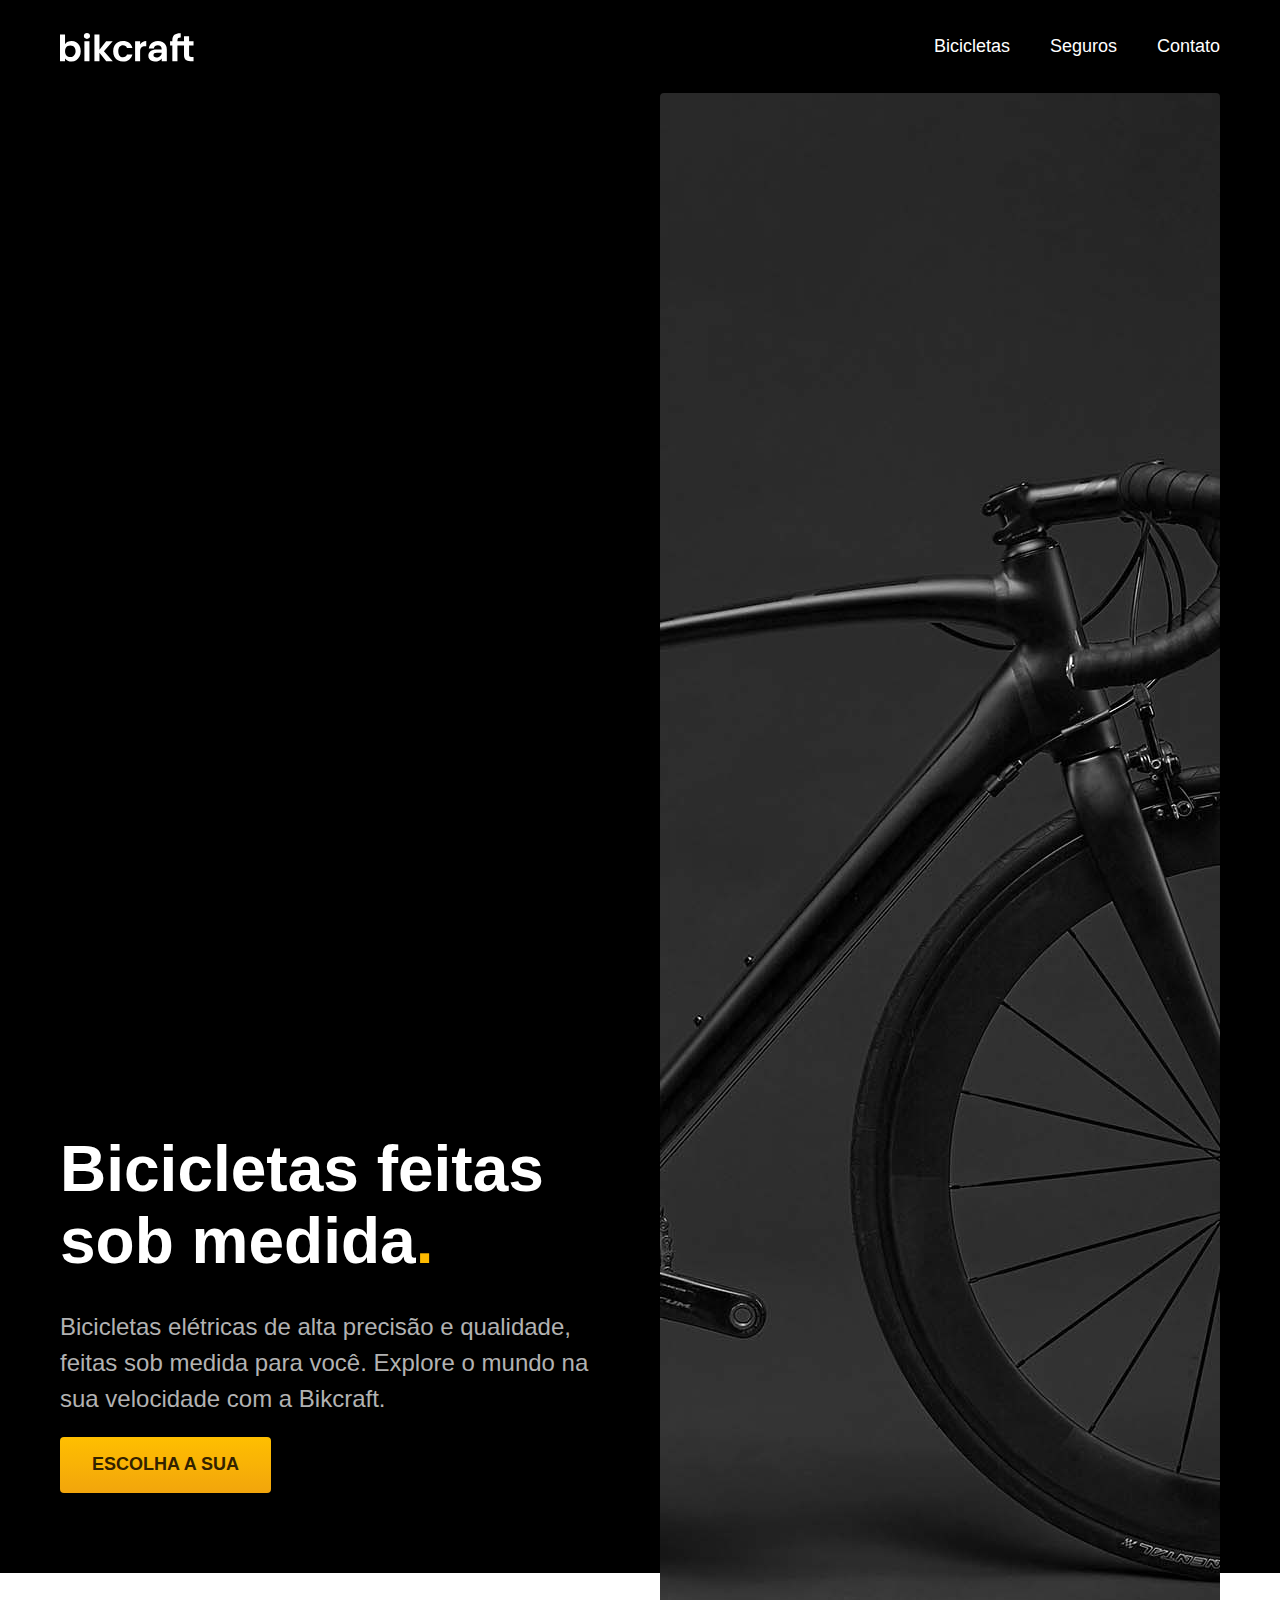
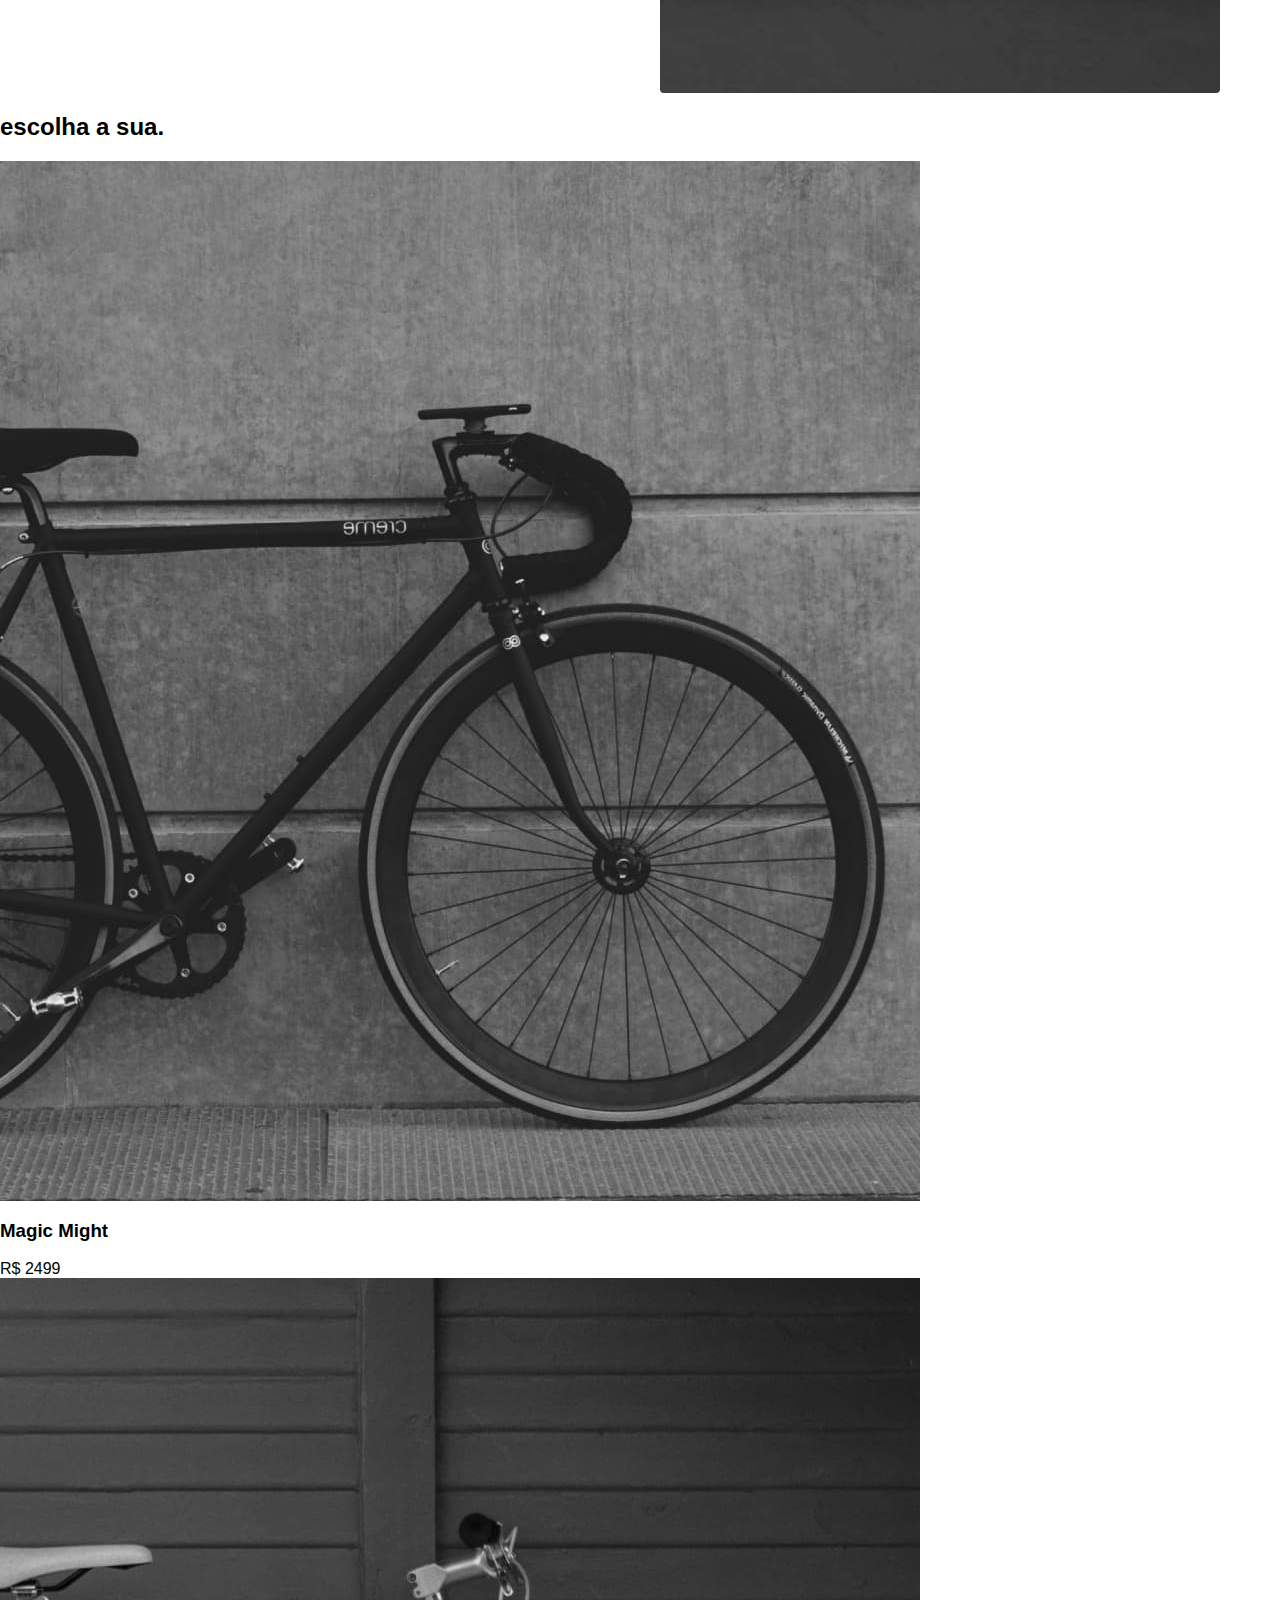
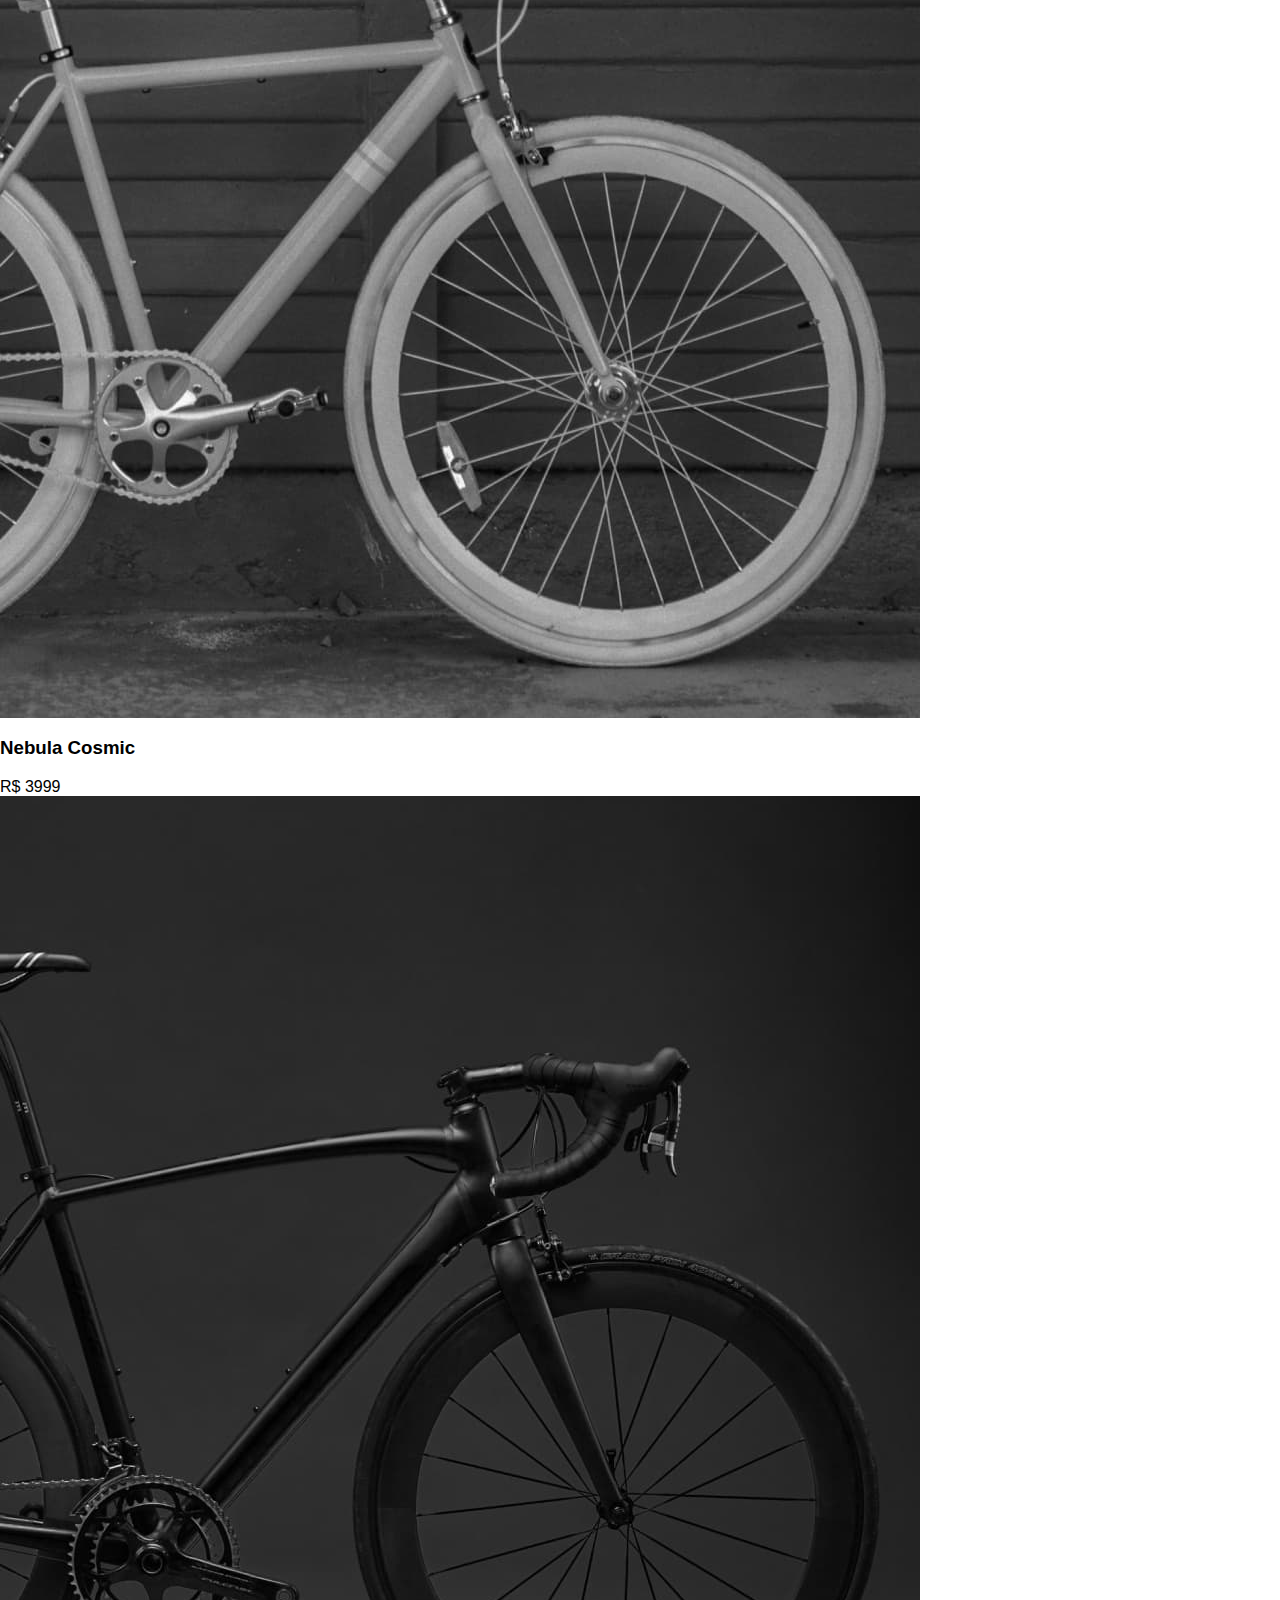
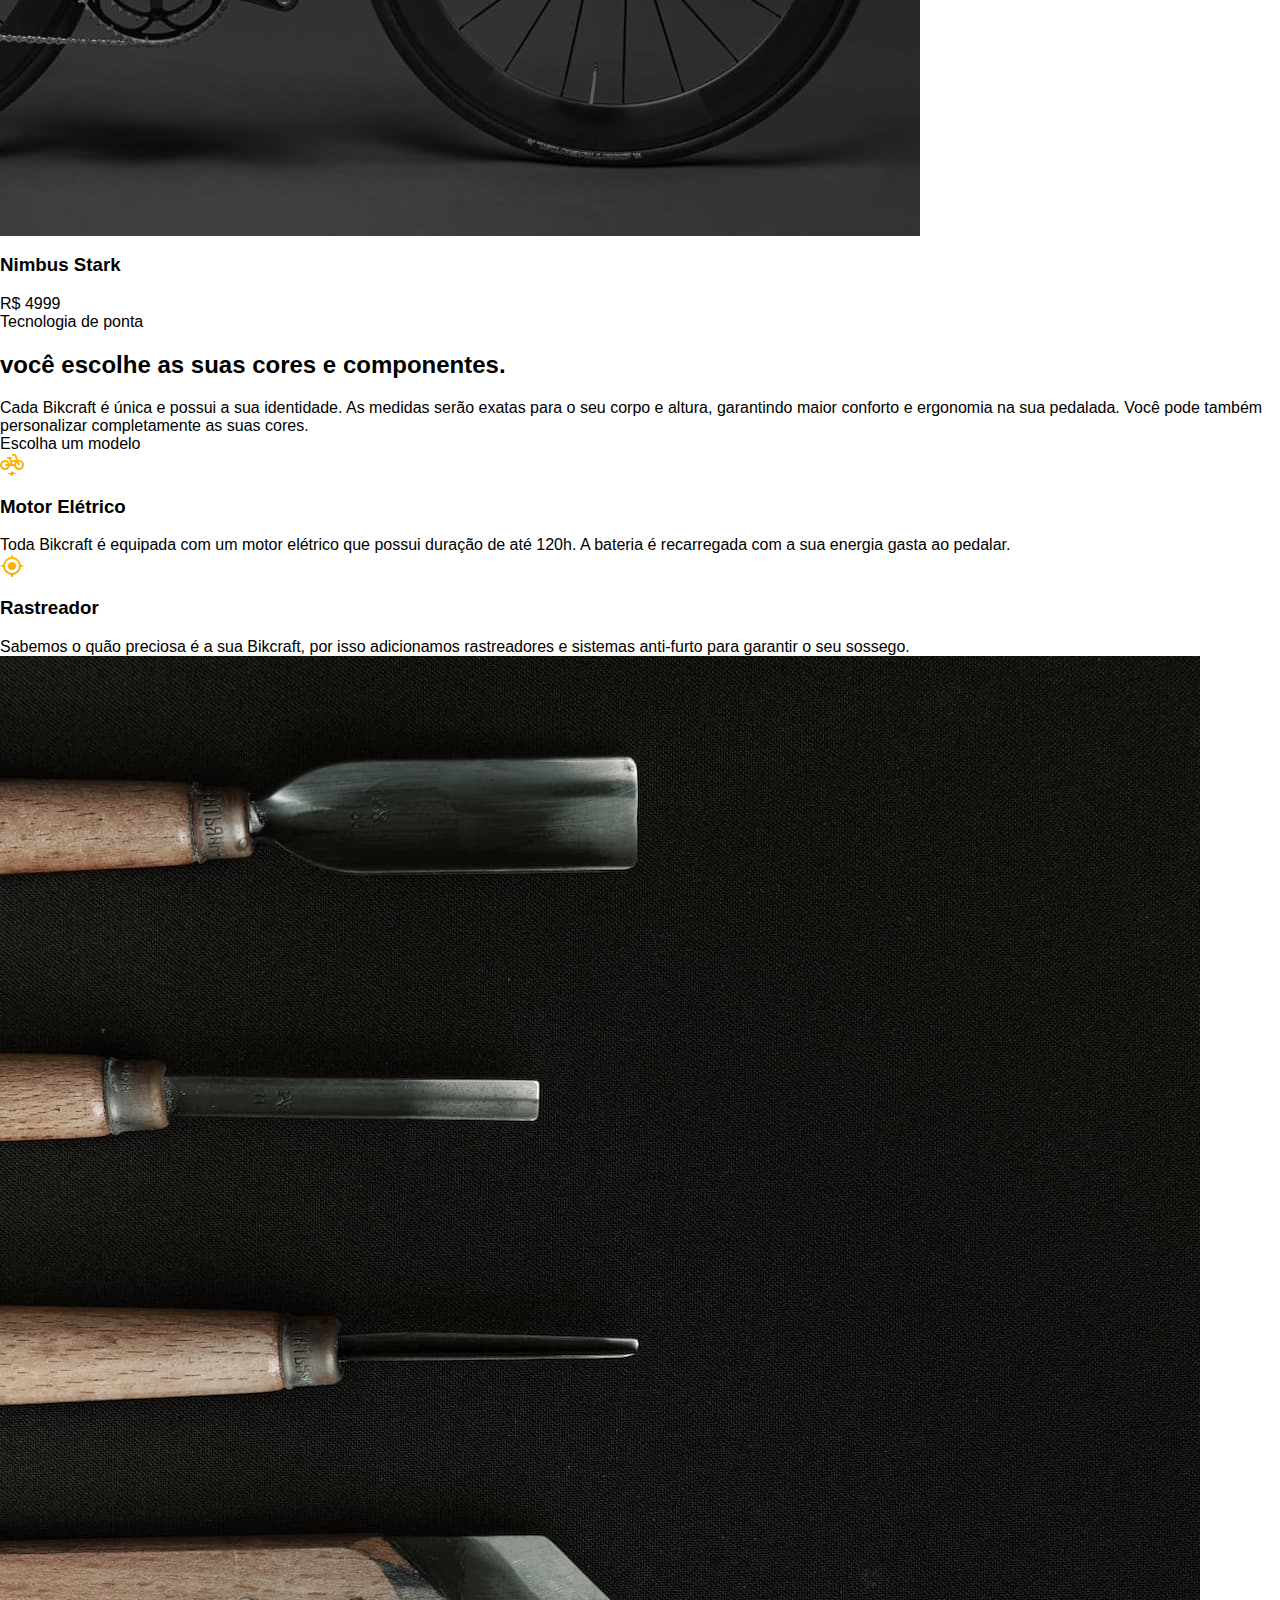
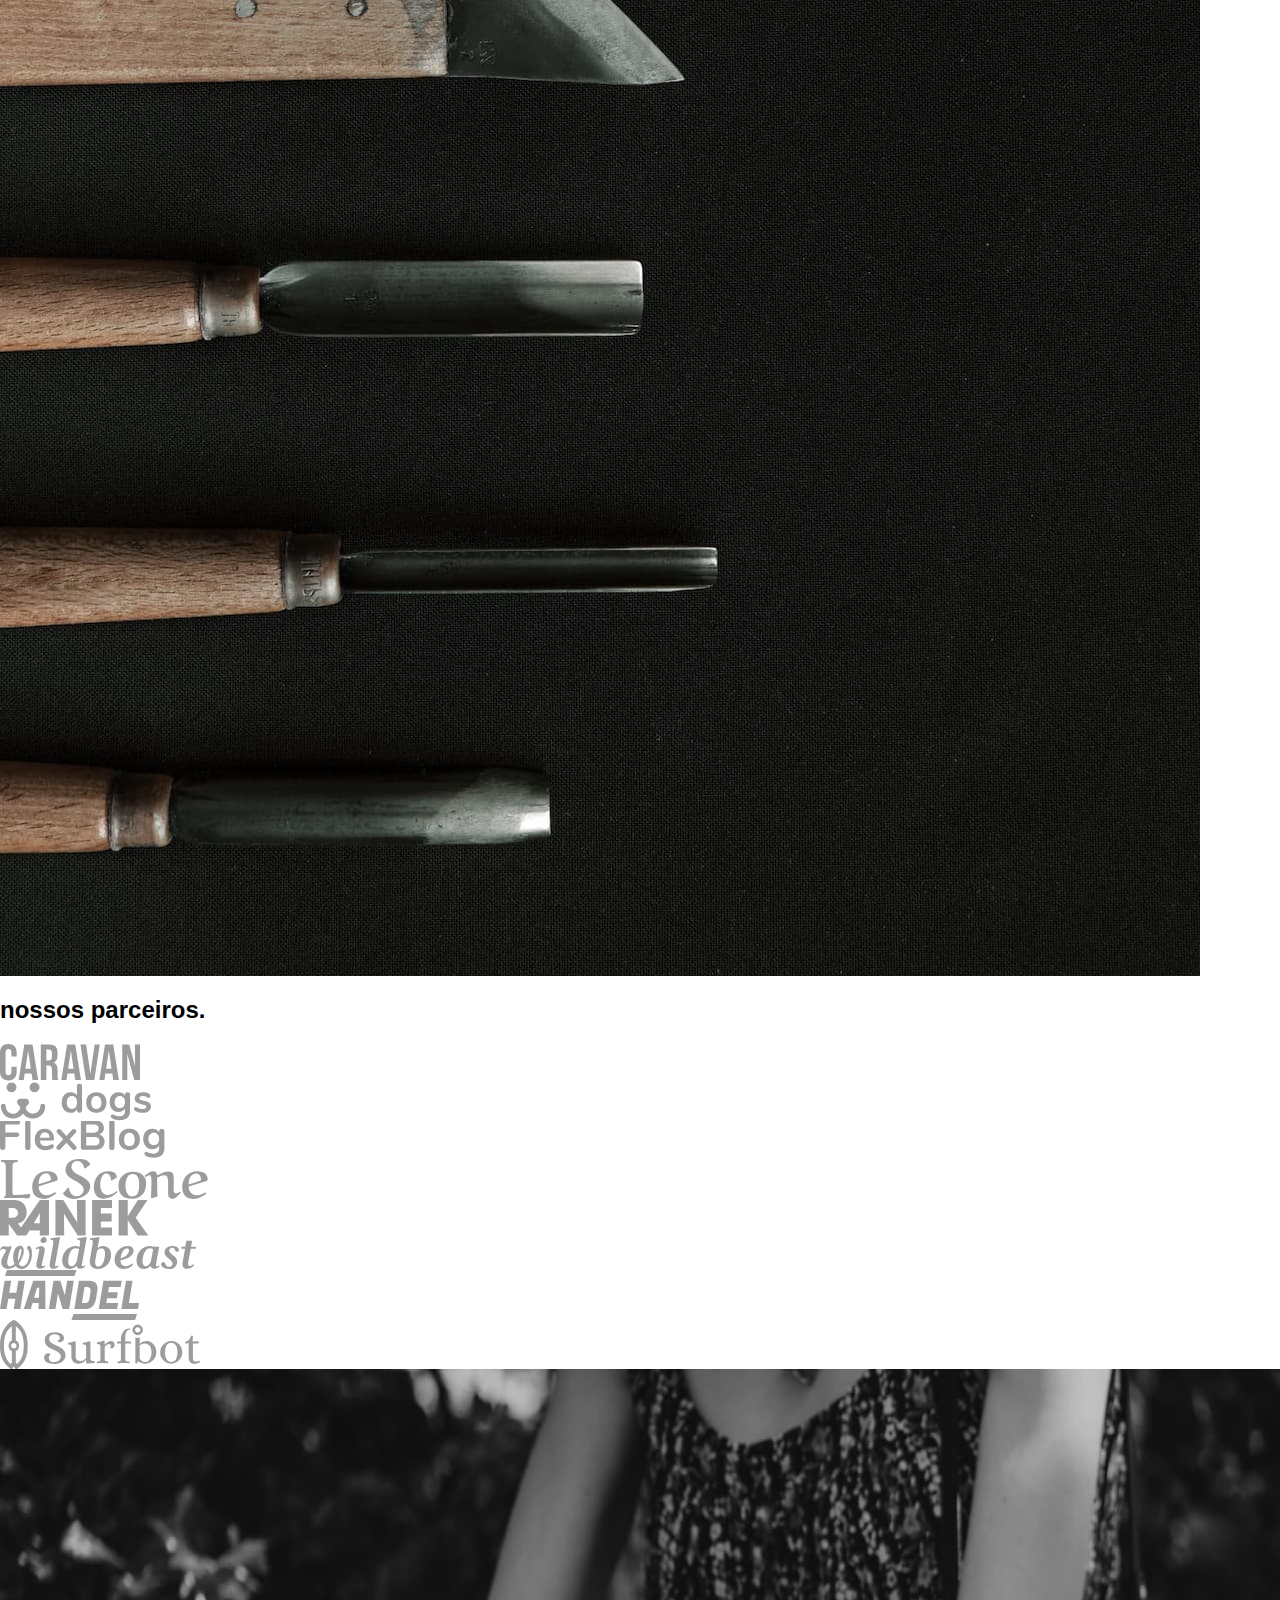
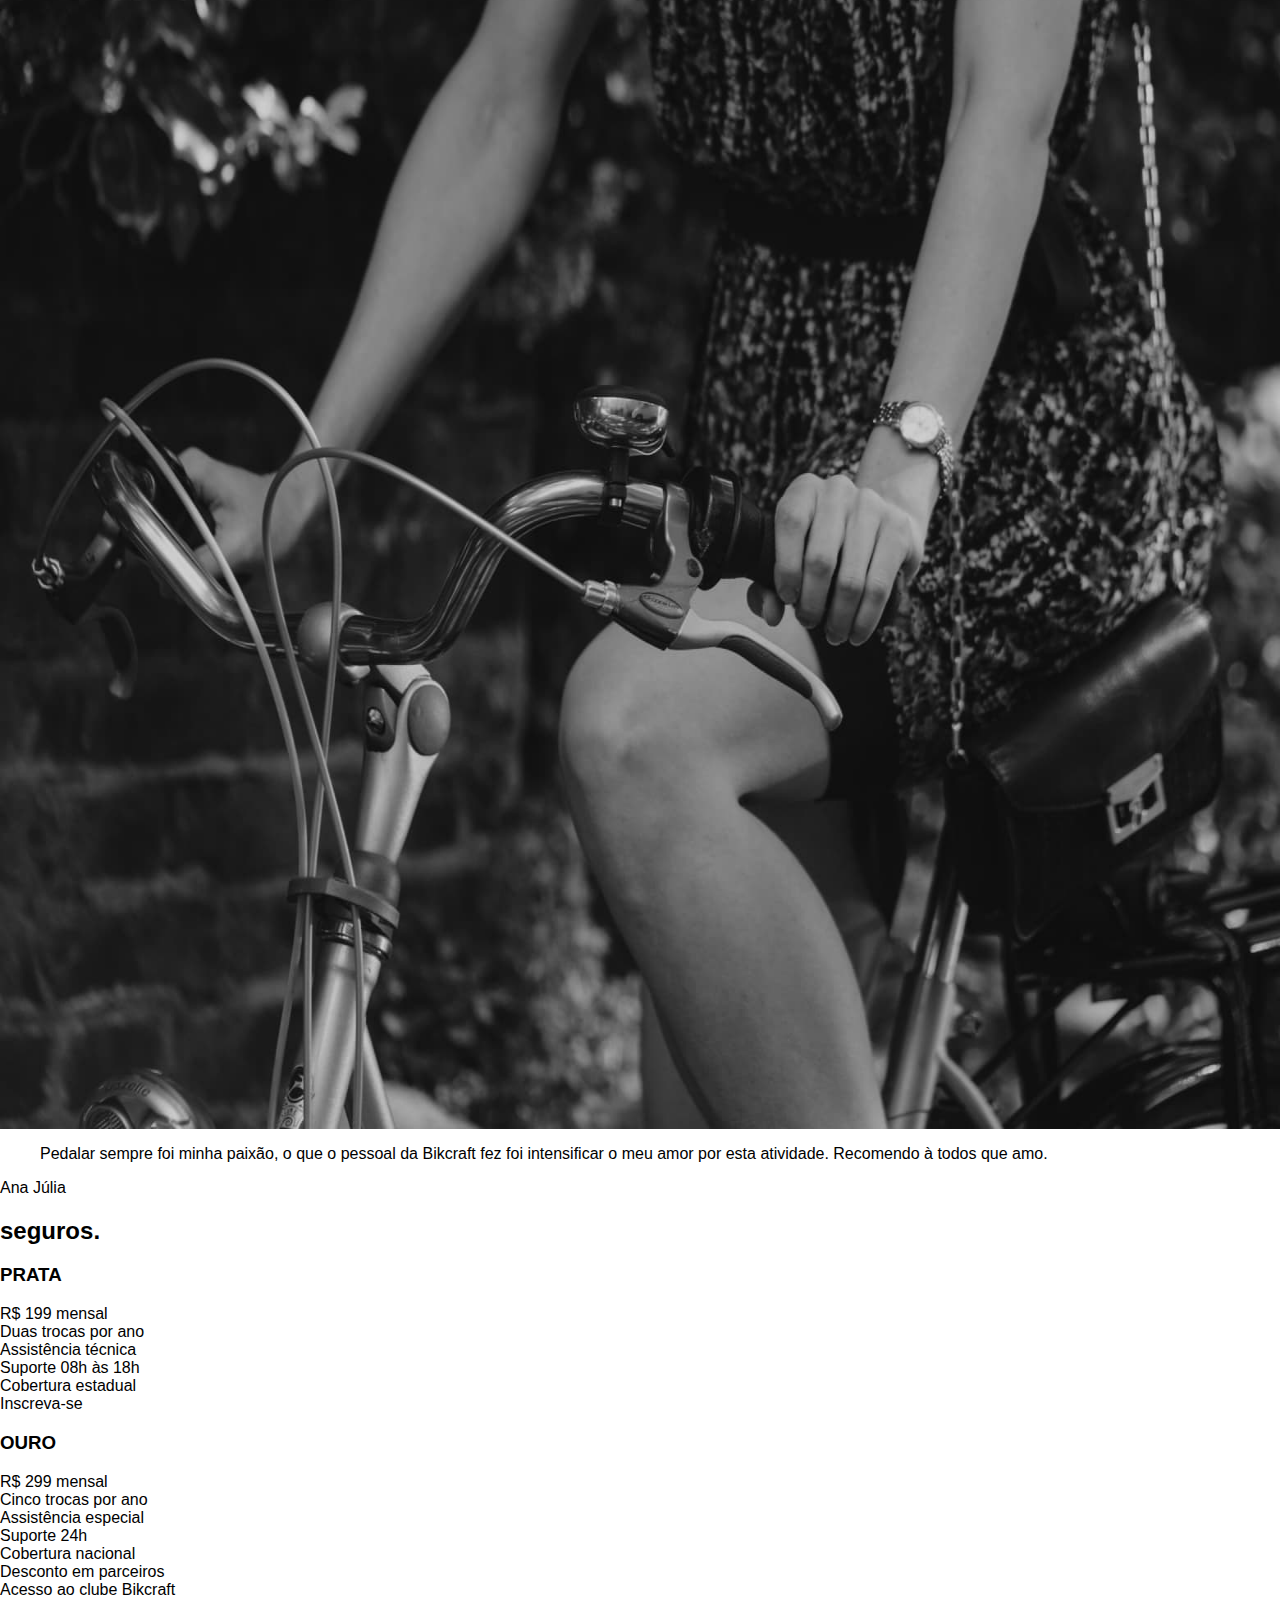
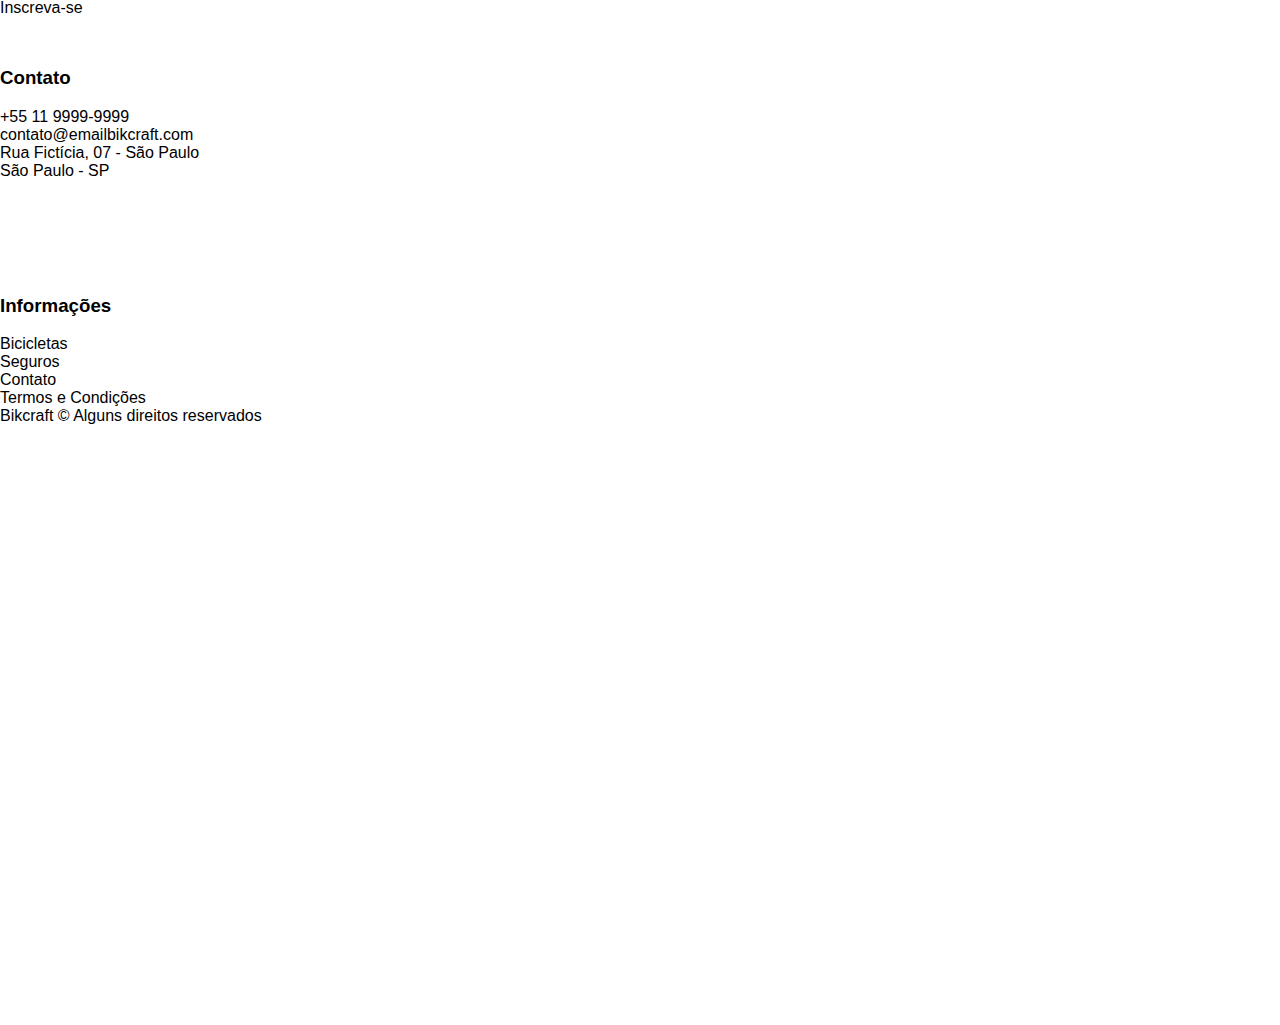
<file: index.html>
<!DOCTYPE html>

<html lang="pt-BR">

<head>
  <meta charset="UTF-8">
  <meta name="viewport" content="width=device-width, initial-scale=1.0">
  <title>Bikcraft - Bicicletas Elétricas</title>
  <meta name="description" content="Bicicletas elétricas de alta precisão e qualidade, feitas sob medida para você. Explore o mundo na sua velocidade com a Bikcraft.">


  <link rel="preload" href="./css/style.css" as="style">
  <link rel="stylesheet" href="./css/style.css">


  <link rel="preconnect" href="https://fonts.googleapis.com">
  <link rel="preconnect" href="https://fonts.gstatic.com" crossorigin>
  <link href="https://fonts.googleapis.com/css2?family=Merriweather:ital,opsz,wght@1,18..144,300..900&family=Poppins:wght@400;600&family=Roboto:ital,wght@0,100..900;1,100..900&display=swap" rel="stylesheet">
</head>

<body>
  <header class="header-bg">
    <div class="header container">
      <a href="./">
        <img src="./img/bikcraft.svg" width="136" height="32" alt="logo bikcraft">
      </a>
      <nav aria-label="primária">
        <ul class="header-menu font-1-m cor-0">
          <li><a href="./bicicletas.html">Bicicletas</a></li>
          <li><a href="./seguros.html">Seguros</a></li>
          <li><a href="./contato.html">Contato</a></li>
        </ul>
      </nav>
    </div>
  </header>

  <main class="introducao-bg">
    <div class="introducao container">
      <div class="introducao-conteudo">
        <h1 class="font-1-xxl cor-0">Bicicletas feitas sob medida<span class="cor-p1">.</span></h1>
        <p class="font-2-l  cor-5">Bicicletas elétricas de alta precisão e qualidade, feitas sob medida para você. Explore o mundo na sua velocidade com a Bikcraft.</p>
        <a class="botao" href="./bicicletas.html">Escolha a sua</a>
      </div>
      <picture>
        <source media="(max-width: 800px)" srcset="./img/bicicletas/nimbus.jpg">
        <img src="./img/fotos/introducao.jpg" width="1280" height="1600" alt="Bicicleta elétrica preta.">
      </picture>

    </div>
  </main>
  <article class="bicicletas-lista">
    <h2 class="container font-1-xxl">escolha a sua<span class="cor-p1">.</span></h2>
    <ul>
      <li>
        <a href="./bicicletas/magic.html">
          <img src="./img/bicicletas/magic-home.jpg" width="920" height="1040" alt="Bicicleta Preta">
          <h3 class="font-1-xl">Magic Might</h3>
          <span class="font-2-m cor-8">R$ 2499</span>
        </a>
      </li>
      <li>
        <a href="./bicicletas/nebula.html">
          <img src="./img/bicicletas/nebula-home.jpg" width="920" height="1040" alt="Bicicleta Branca">
          <h3 class="font-1-xl">Nebula Cosmic</h3>
          <span class="font-2-m cor-8">R$ 3999</span>
        </a>
      </li>
      <li>
        <a href="./bicicletas/nimbus.html">
          <img src="./img/bicicletas/nimbus-home.jpg" width="920" height="1040" alt="Bicicleta Preta">
          <h3 class="font-1-xl">Nimbus Stark</h3>
          <span class="font-2-m cor-8">R$ 4999 </span>
        </a>
      </li>
    </ul>
  </article>

  <article class="tecnologia-bg">
    <div class="tecnologia container">
      <div class="tecnologia-conteudo">
        <span class="font-2-l-b cor-5">Tecnologia de ponta</span>
        <h2 class="font-1-xxl cor-0">você escolhe as suas cores e componentes<span class="cor-p1">.</span></h2>
        <p class="font-2-l cor-5">Cada Bikcraft é única e possui a sua identidade. As medidas serão exatas para o seu corpo e altura, garantindo maior conforto e ergonomia na sua pedalada. Você pode também personalizar completamente as suas cores.</p>
        <a class="link" href="./bicicletas.html">Escolha um modelo</a>
        <div class="tecnologia-vantagens">
          <div>
            <img src="./img/icones/eletrica.svg" width="24" height="24" alt="">
            <h3 class="font-1-m cor-0">Motor Elétrico</h3>
            <p class="font-2-s cor-5">Toda Bikcraft é equipada com um motor elétrico que possui duração de até 120h. A bateria é recarregada com a sua energia gasta ao pedalar.</p>
          </div>
          <div>
            <img src="./img/icones/rastreador.svg" width="24" height="24" alt="">
            <h3 class="font-1-m cor-0">Rastreador</h3>
            <p class="font-2-s cor-5">Sabemos o quão preciosa é a sua Bikcraft, por isso adicionamos rastreadores e sistemas anti-furto para garantir o seu sossego.</p>
          </div>
        </div>
      </div>
      <div class="tecnologia-imagem">
        <img src="./img//fotos/tecnologia.jpg" width="1200" height="1920" alt="">
      </div>
    </div>
  </article>

  <section class="parceiros" aria-label="Nossos parceiros">
    <h2 class="container font-1-xxl">nossos parceiros<span class="cor-p1">.</span></h2>

    <ul>
      <li><img src="./img/parceiros/caravan.svg" widht="140" height="38" alt="caravan"></li>
      <li><img src="./img/parceiros/dogs.svg" width="152" height="39" alt="dogs"></li>
      <li><img src="./img/parceiros/flexblog.svg" width="165" height="38" alt="flexblog"></li>
      <li><img src="./img/parceiros/lescone.svg" width="208" height="41" alt="lescone"></li>
      <li><img src="./img/parceiros/ranek.svg" width="149" height="36" alt="ranek"></li>
      <li><img src="./img/parceiros/wildbeast.svg" width="196" height="34" alt="wildbeast"></li>
      <li><img src="./img/parceiros/handel.svg" width="139" height="50" alt="handel"></li>
      <li><img src="./img/parceiros/surfbot.svg" width="200" height="49" alt="surfbot"></li>
    </ul>
  </section>

  <section class="depoimento" aria-label="Depoimento">
    <div>
      <img src="./img/fotos/depoimento.jpg" width="1560" height="1360" alt="pessoa pedalando">
    </div>
    <div class="depoimento-conteudo">
      <blockquote class="font-1-xl cor-p5">
        <p>Pedalar sempre foi minha paixão, o que o pessoal da Bikcraft fez foi intensificar o meu amor por esta atividade. Recomendo à todos que amo.
        </p>
      </blockquote>
      <span class="font-1-m-b cor-p4">Ana Júlia</span>
    </div>
  </section>

  <article class="seguros-bg">
    <div class="seguros container">
      <h2 class="font-1-xxl cor-0">seguros<span class="cor-p1">.</span></h2>
      <div class="seguros-item">
        <h3 class="font-1-xl cor-6">PRATA</h3>
        <span class="font-1-xl cor-0">R$ 199 <span class="font-1-xs cor-6">mensal</span></span>
        <ul class="font-2-m cor-0">
          <li>Duas trocas por ano</li>
          <li>Assistência técnica</li>
          <li>Suporte 08h às 18h</li>
          <li>Cobertura estadual</li>
        </ul>
        <a class="botao secundario" href="./orcamento.html">Inscreva-se</a>
      </div>

      <div class="seguros-item">
        <h3 class="font-1-xl cor-p1">OURO</h3>
        <span class="font-1-xl cor-0">R$ 299 <span class="font-1-xs cor-6">mensal</span></span>
        <ul class="font-2-m cor-0">
          <li>Cinco trocas por ano</li>
          <li>Assistência especial</li>
          <li>Suporte 24h</li>
          <li>Cobertura nacional</li>
          <li>Desconto em parceiros</li>
          <li>Acesso ao clube Bikcraft</li>
        </ul>
        <a class="botao" href="./orcamento.html">Inscreva-se</a>
      </div>
    </div>
  </article>

  <footer class="footer-bg">
    <div class="footer container">
      <img src="./img/bikcraft.svg" width="136" height="32" alt="Bikcraft">
      <div class="footer-contato">
        <h3 class="font-2-l-b cor-0">Contato</h3>
        <ul class="font-2-m cor-5">
          <li><a href="tel:+551199999999">+55 11 9999-9999</a></li>
          <li><a href="mailto:contato@emailbikcraft.com">contato@emailbikcraft.com</a></li>
          <li>Rua Fictícia, 07 - São Paulo</li>
          <li>São Paulo - SP</li>
        </ul>
        <div class="footer-redes">
          <a href="./">
            <img src="./img/redes/facebook.svg" width="32" height="32" alt="">
          </a>
          <a href="./">
            <img src="./img/redes/instagram.svg" width="32" height="32" alt="">
          </a>
          <a href="./">
            <img src="./img/redes/youtube.svg" width="32" height="32" alt="">
          </a>
        </div>
      </div>
      <div class="footer-informacoes">
        <h3 class="font-2-l-b cor-0">Informações</h3>
        <nav>
          <ul class="font-1m cor-5">
            <li><a href="./bicicletas.html">Bicicletas</a></li>
            <li><a href="./seguros.html">Seguros</a></li>
            <li><a href="./contato.html">Contato</a></li>
            <li><a href="./termos.html">Termos e Condições</a></li>
          </ul>
        </nav>
      </div>
      <p class="footer-copy font-2-m cor-6">Bikcraft © Alguns direitos reservados</p>
    </div>

  </footer>

</body>

</html>
</file>
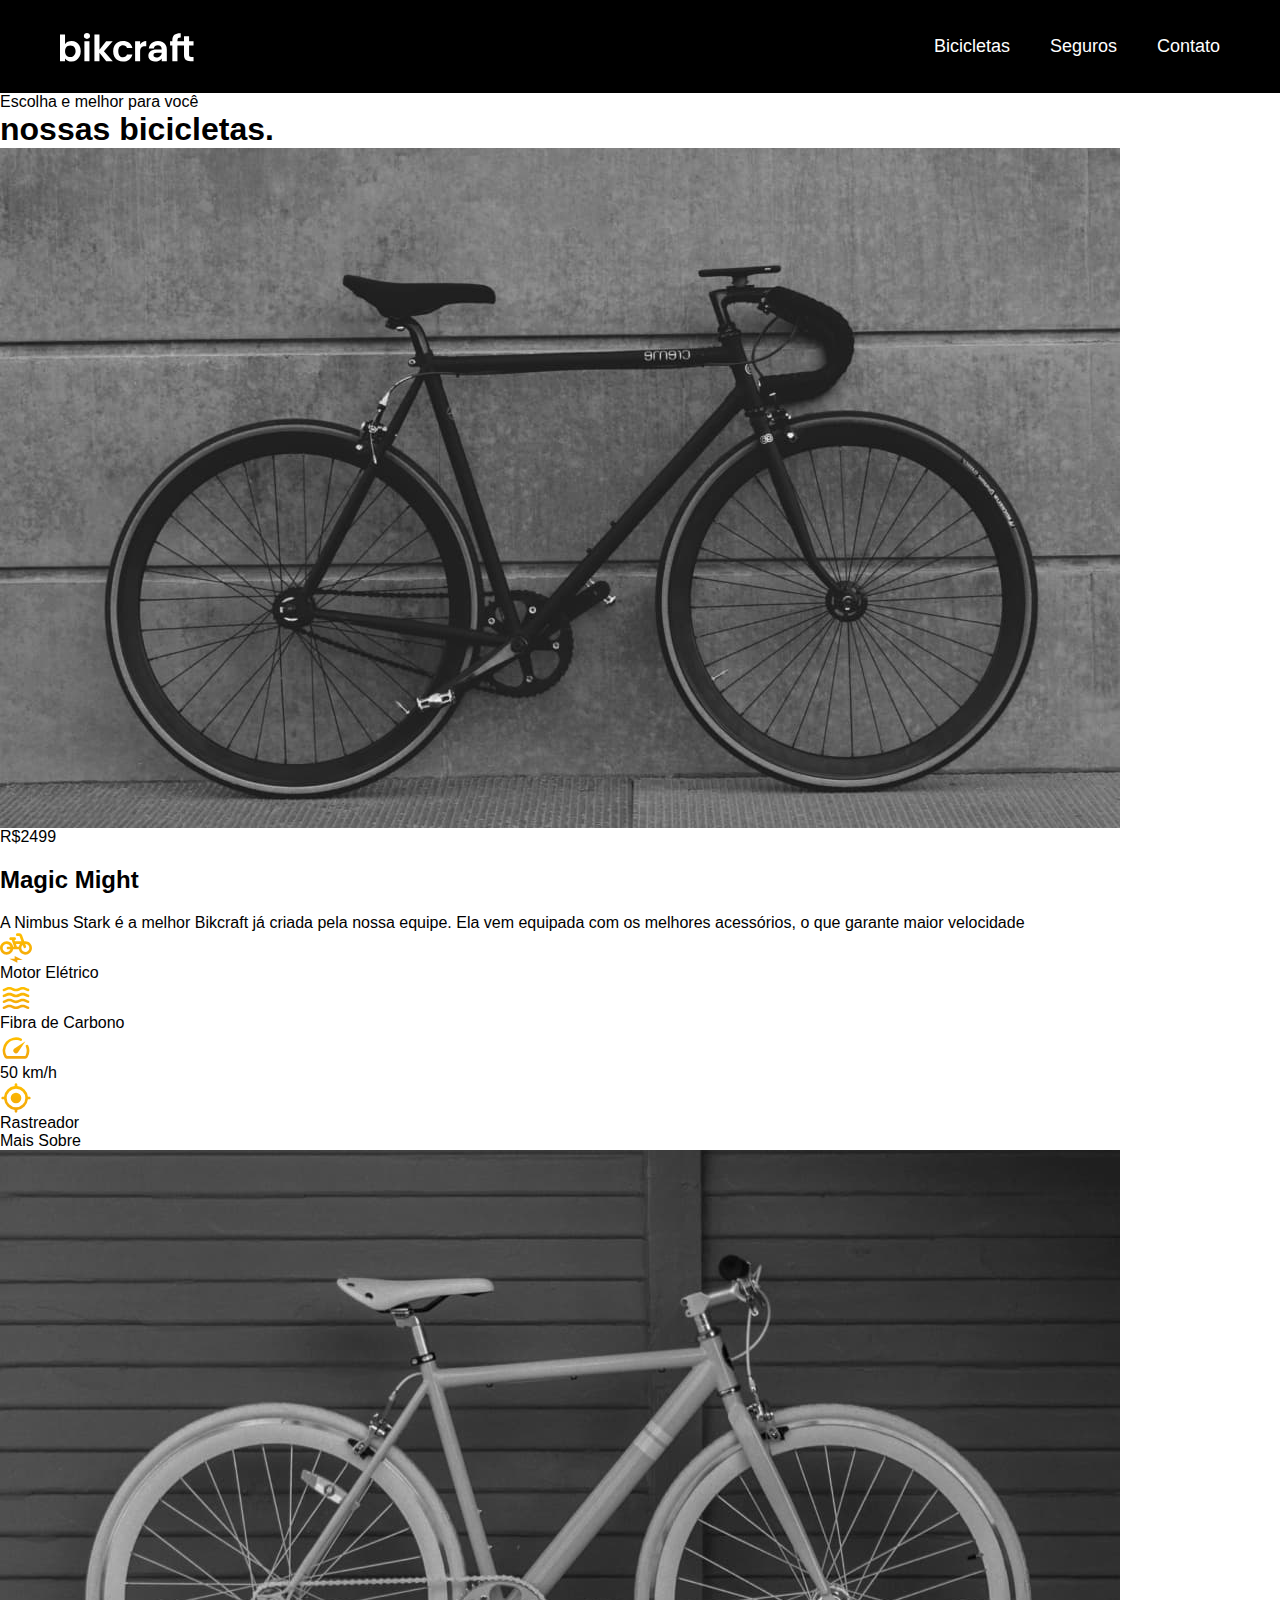
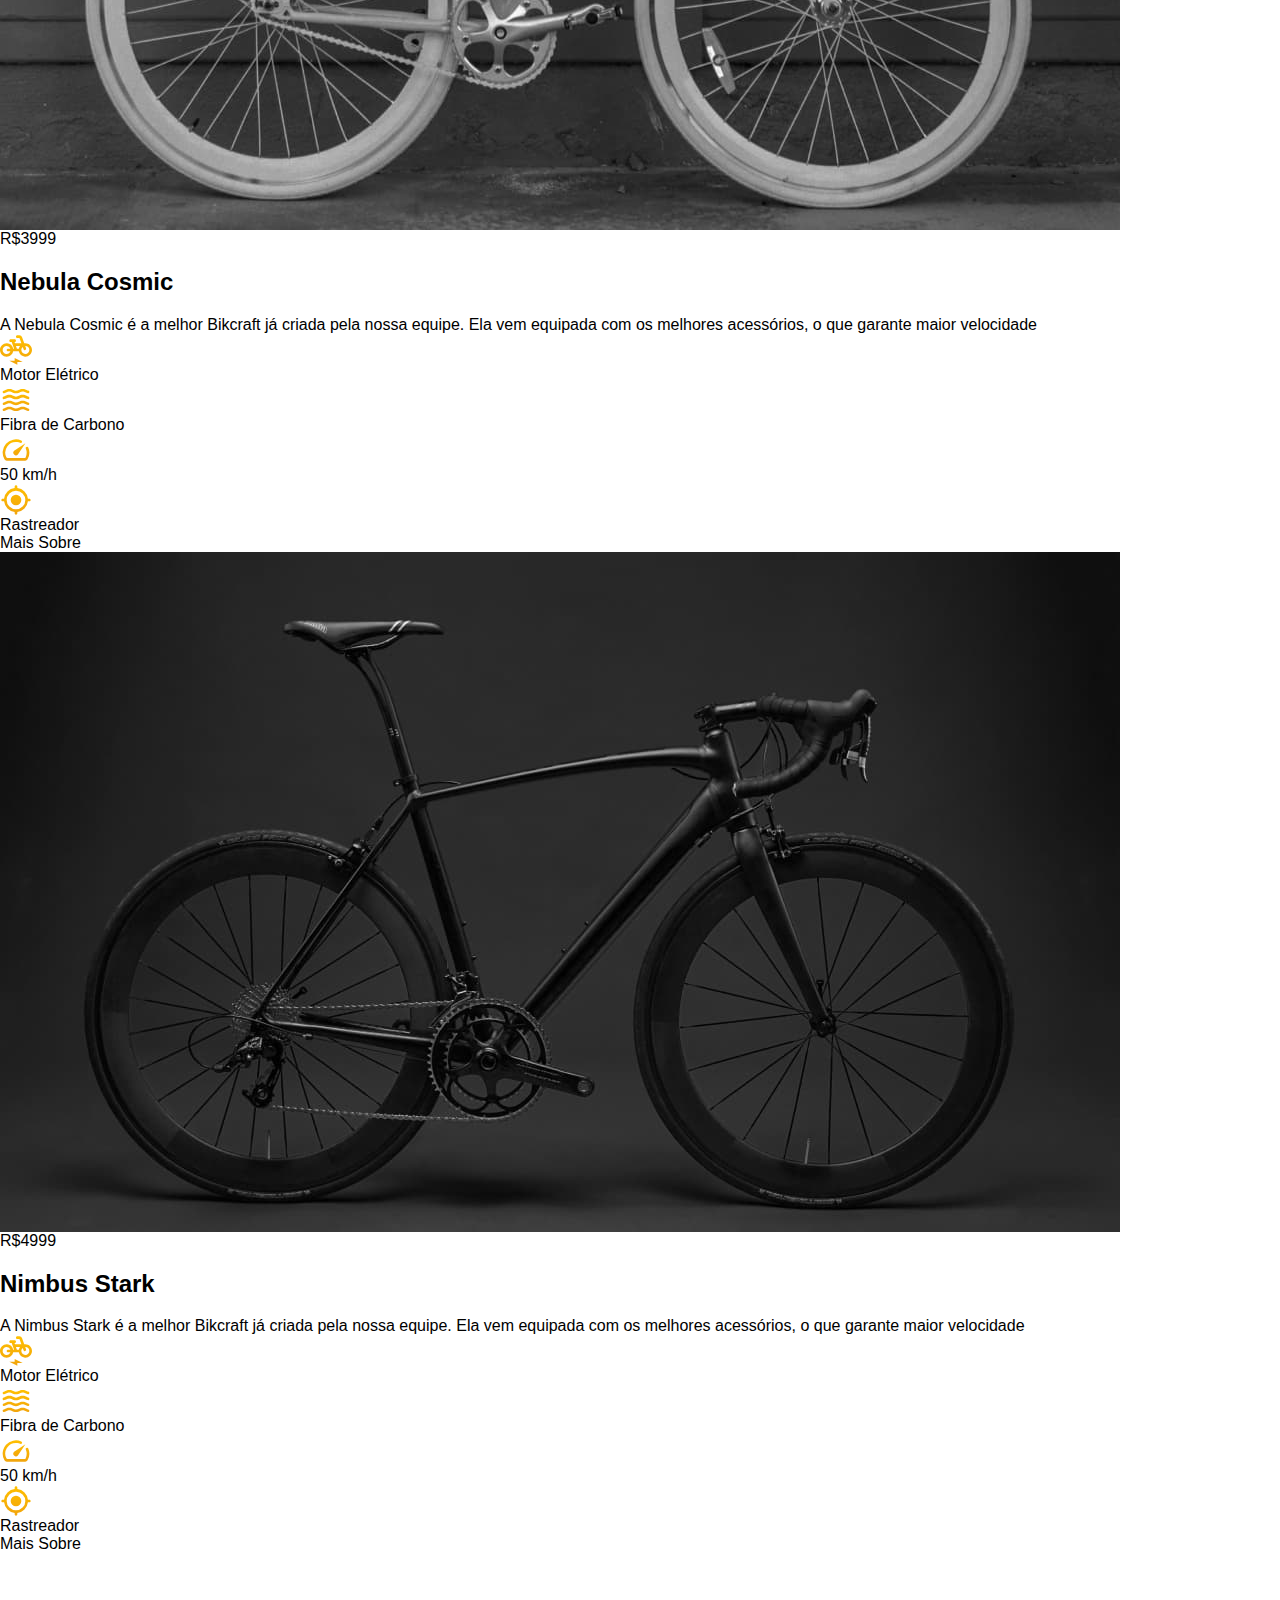
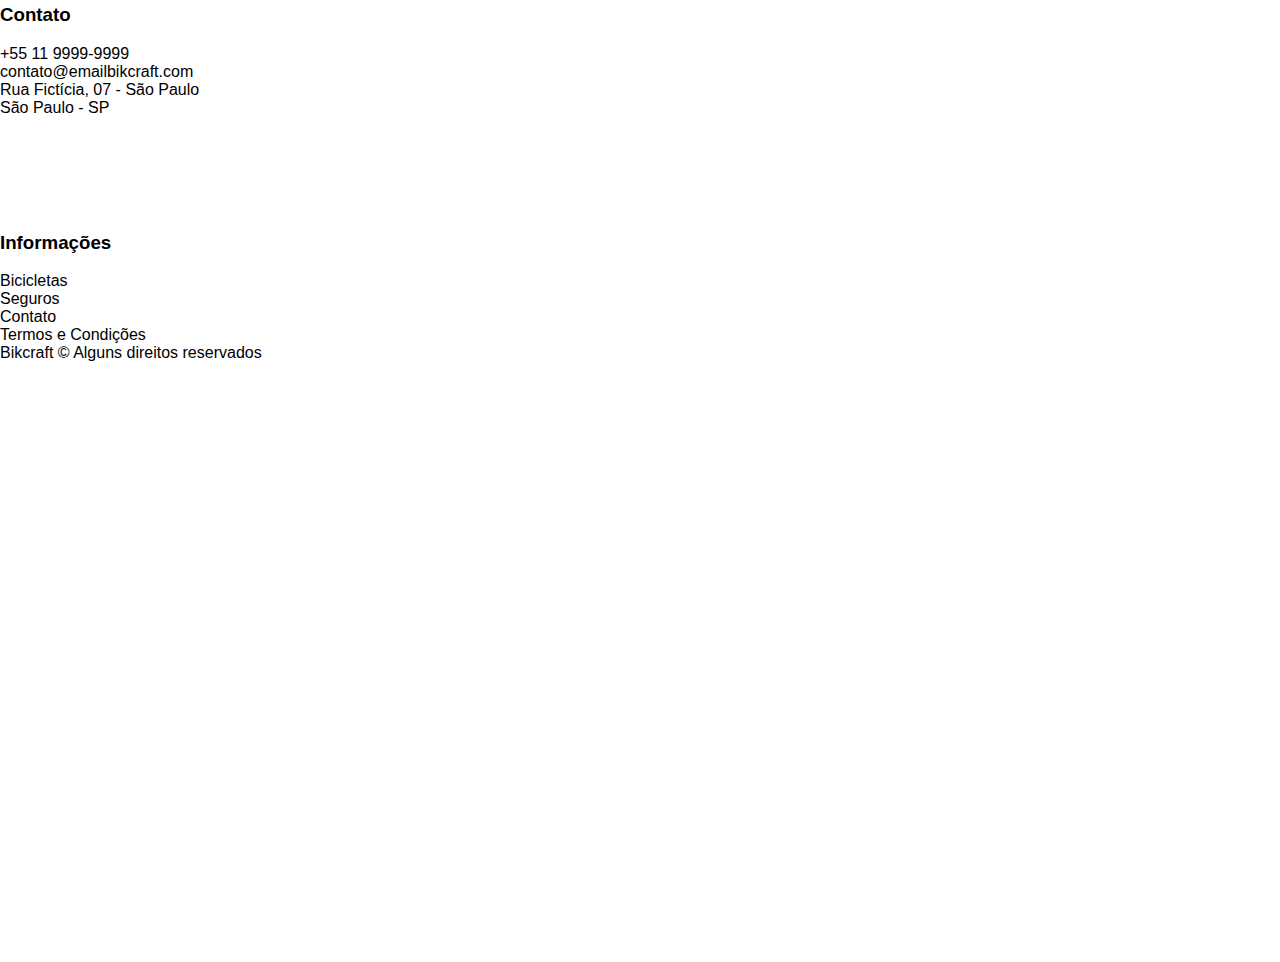
<file: bicicletas.html>
<!DOCTYPE html>

<html lang="pt-BR">

<head>
  <meta charset="UTF-8">
  <meta name="viewport" content="width=device-width, initial-scale=1.0">
  <title>Bicicletas | Bikcraft</title>
  <meta name="description" content="Termos e Condições">
  <link rel="preload" href="./css/style.css" as="style">
  <link rel="stylesheet" href="./css/style.css">


  <link rel="preconnect" href="https://fonts.googleapis.com">
  <link rel="preconnect" href="https://fonts.gstatic.com" crossorigin>
  <link href="https://fonts.googleapis.com/css2?family=Merriweather:ital,opsz,wght@1,18..144,300..900&family=Poppins:wght@400;600&family=Roboto:ital,wght@0,100..900;1,100..900&display=swap" rel="stylesheet">
</head>

<body id="bicicletas">
  <header class="header-bg">
    <div class="header container">
      <a href="./">
        <img src="./img/bikcraft.svg" alt="logo bikcraft">
      </a>
      <nav aria-label="primária">
        <ul class="header-menu font-1-m cor-0">
          <li><a href="./bicicletas.html">Bicicletas</a></li>
          <li><a href="./seguros.html">Seguros</a></li>
          <li><a href="./contato.html">Contato</a></li>
        </ul>
      </nav>
    </div>
  </header>

  <main>
    <div class="titulo-bg">
      <div class="titulo container">
        <p class="font-2-l-b cor-5">Escolha e melhor para você</p>
        <h1 class="font-1-xxl cor-0">nossas bicicletas<span class="cor-p1">.</span></h1>
      </div>
    </div>


    <div class="bicicletas container">
      <div class="bicicletas-imagem">
        <img src="./img/bicicletas/magic.jpg" alt="Bicicleta preta">
        <span class="font-2-m cor-0">R$2499</span>
      </div>
      <div class="bicicletas-conteudo">
        <h2 class="font-1-xl">Magic Might</h2>
        <p class="font-2-s cor-8">A Nimbus Stark é a melhor Bikcraft já criada pela nossa equipe. Ela vem equipada com os melhores acessórios, o que garante maior velocidade</p>
        <ul class="font-1-m cor-8">
          <li><img src="./img/icones/eletrica.svg" alt="">
            Motor Elétrico
          </li>
          <li><img src="./img/icones/carbono.svg" alt="">
            Fibra de Carbono
          </li>
          <li><img src="./img/icones/velocidade.svg" alt="">
            50 km/h
          </li>
          <li><img src="./img/icones/rastreador.svg" alt="">
            Rastreador
          </li>
        </ul>
        <a class="botao seta" href="./bicicletas/magic.html">Mais Sobre</a>
      </div>
    </div>
    <div class="bicicletas-bg">
      <div class="bicicletas container">
        <div class="bicicletas-imagem">
          <img src="./img/bicicletas/nebula.jpg" alt="Bicicleta preta">
          <span class="font-2-m cor-0">R$3999</span>
        </div>
        <div class="bicicletas-conteudo">
          <h2 class="font-1-xl cor-0">Nebula Cosmic</h2>
          <p class="font-2-s cor-5">A Nebula Cosmic é a melhor Bikcraft já criada pela nossa equipe. Ela vem equipada com os melhores acessórios, o que garante maior velocidade</p>
          <ul class="font-1-m cor-5">
            <li><img src="./img/icones/eletrica.svg" alt="">
              Motor Elétrico
            </li>
            <li><img src="./img/icones/carbono.svg" alt="">
              Fibra de Carbono
            </li>
            <li><img src="./img/icones/velocidade.svg" alt="">
              50 km/h
            </li>
            <li><img src="./img/icones/rastreador.svg" alt="">
              Rastreador
            </li>
          </ul>
          <a class="botao seta" href="./bicicletas/nebula.html">Mais Sobre</a>
        </div>
      </div>
    </div>

    <div class="bicicletas container">
      <div class="bicicletas-imagem">
        <img src="./img/bicicletas/nimbus.jpg" alt="Bicicleta preta">
        <span class="font-2-m cor-0">R$4999</span>
      </div>
      <div class="bicicletas-conteudo">
        <h2 class="font-1-xl">Nimbus Stark</h2>
        <p class="font-2-s cor-8">A Nimbus Stark é a melhor Bikcraft já criada pela nossa equipe. Ela vem equipada com os melhores acessórios, o que garante maior velocidade</p>
        <ul class="font-1-m cor-8">
          <li><img src="./img/icones/eletrica.svg" alt="">
            Motor Elétrico
          </li>
          <li><img src="./img/icones/carbono.svg" alt="">
            Fibra de Carbono
          </li>
          <li><img src="./img/icones/velocidade.svg" alt="">
            50 km/h
          </li>
          <li><img src="./img/icones/rastreador.svg" alt="">
            Rastreador
          </li>
        </ul>
        <a class="botao seta" href="./bicicletas/nimbus.html">Mais Sobre</a>
      </div>
    </div>
  </main>

  <footer class="footer-bg">
    <div class="footer container">
      <img src="./img/bikcraft.svg" alt="Bikcraft">
      <div class="footer-contato">
        <h3 class="font-2-l-b cor-0">Contato</h3>
        <ul class="font-2-m cor-5">
          <li><a href="tel:+551199999999">+55 11 9999-9999</a></li>
          <li><a href="mailto:contato@emailbikcraft.com">contato@emailbikcraft.com</a></li>
          <li>Rua Fictícia, 07 - São Paulo</li>
          <li>São Paulo - SP</li>
        </ul>
        <div class="footer-redes">
          <a href="./">
            <img src="./img/redes/facebook.svg" alt="">
          </a>
          <a href="./">
            <img src="./img/redes/instagram.svg" alt="">
          </a>
          <a href="./">
            <img src="./img/redes/youtube.svg" alt="">
          </a>
        </div>
      </div>
      <div class="footer-informacoes">
        <h3 class="font-2-l-b cor-0">Informações</h3>
        <nav>
          <ul class="font-1m cor-5">
            <li><a href="./bicicletas.html">Bicicletas</a></li>
            <li><a href="./seguros.html">Seguros</a></li>
            <li><a href="./contato.html">Contato</a></li>
            <li><a href="./termos.html">Termos e Condições</a></li>
          </ul>
        </nav>
      </div>
      <p class="footer-copy font-2-m cor-6">Bikcraft © Alguns direitos reservados</p>
    </div>

  </footer>

</body>

</html>
</file>
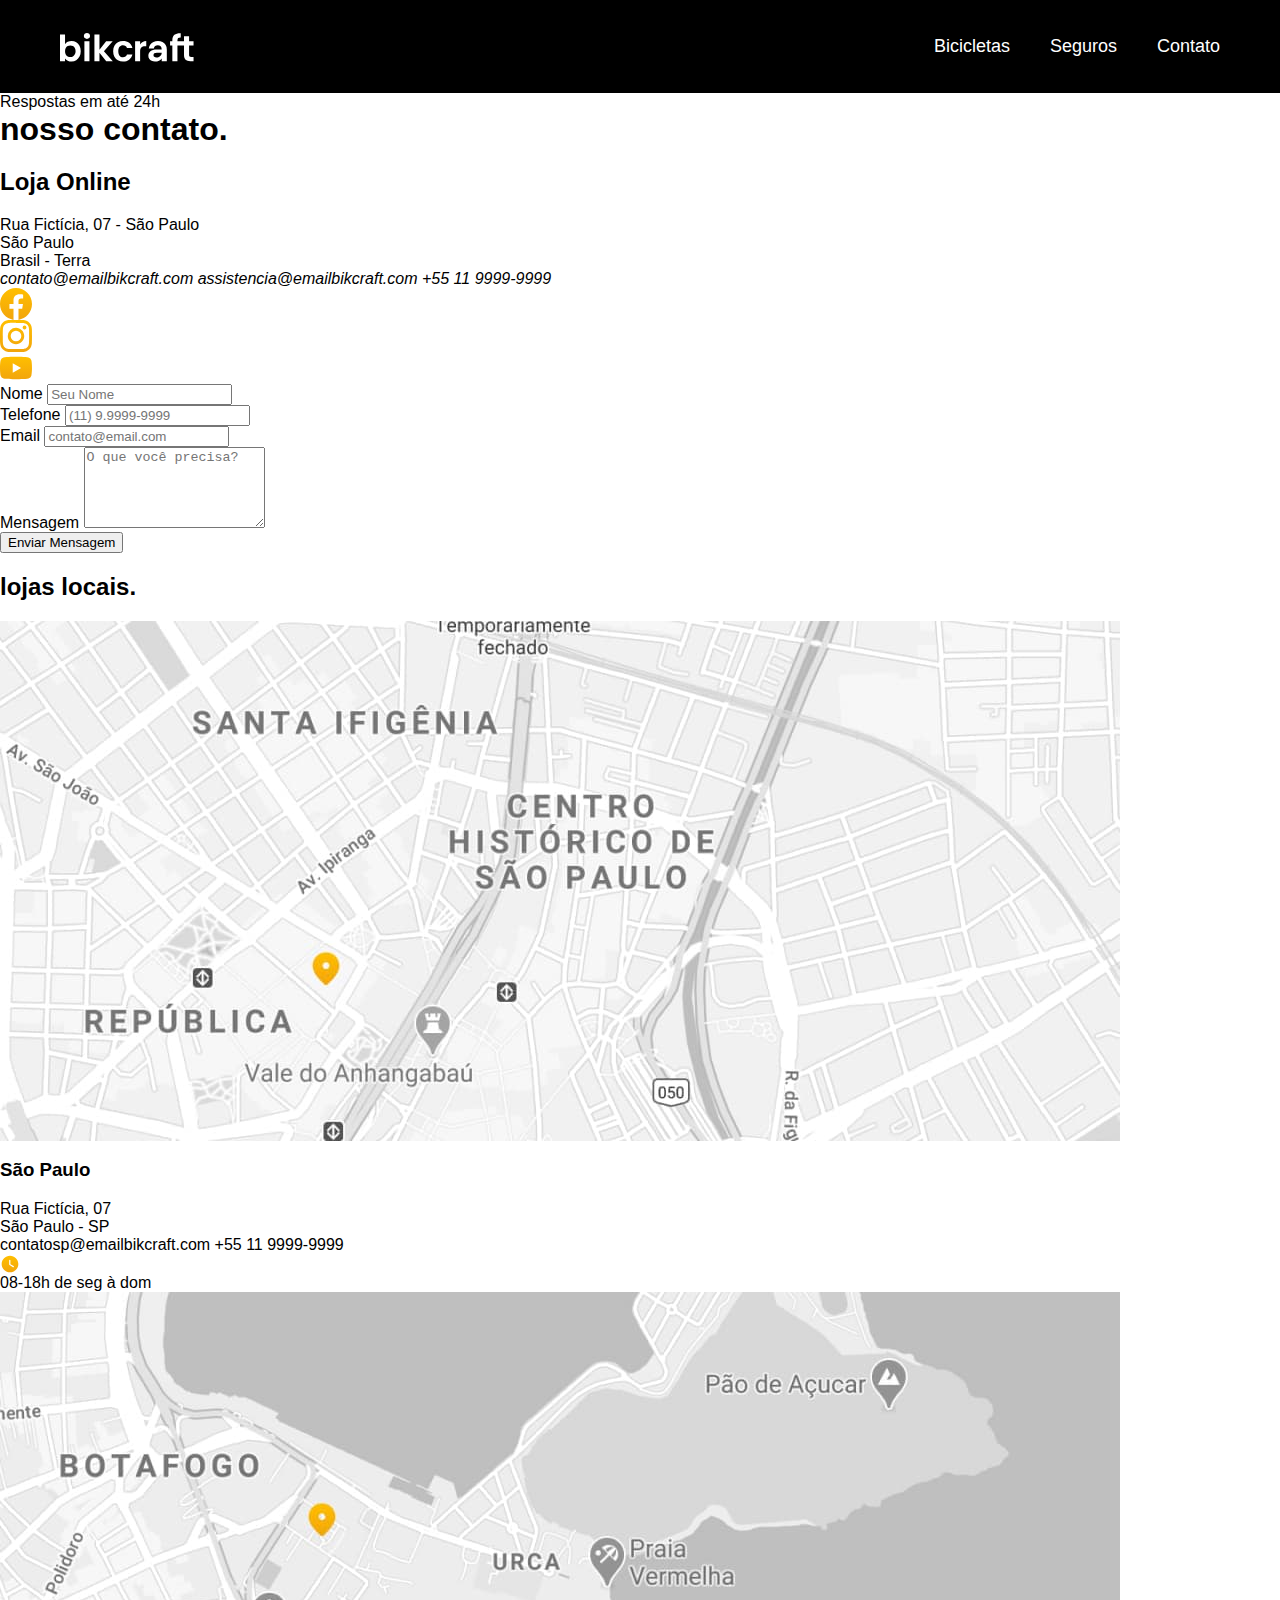
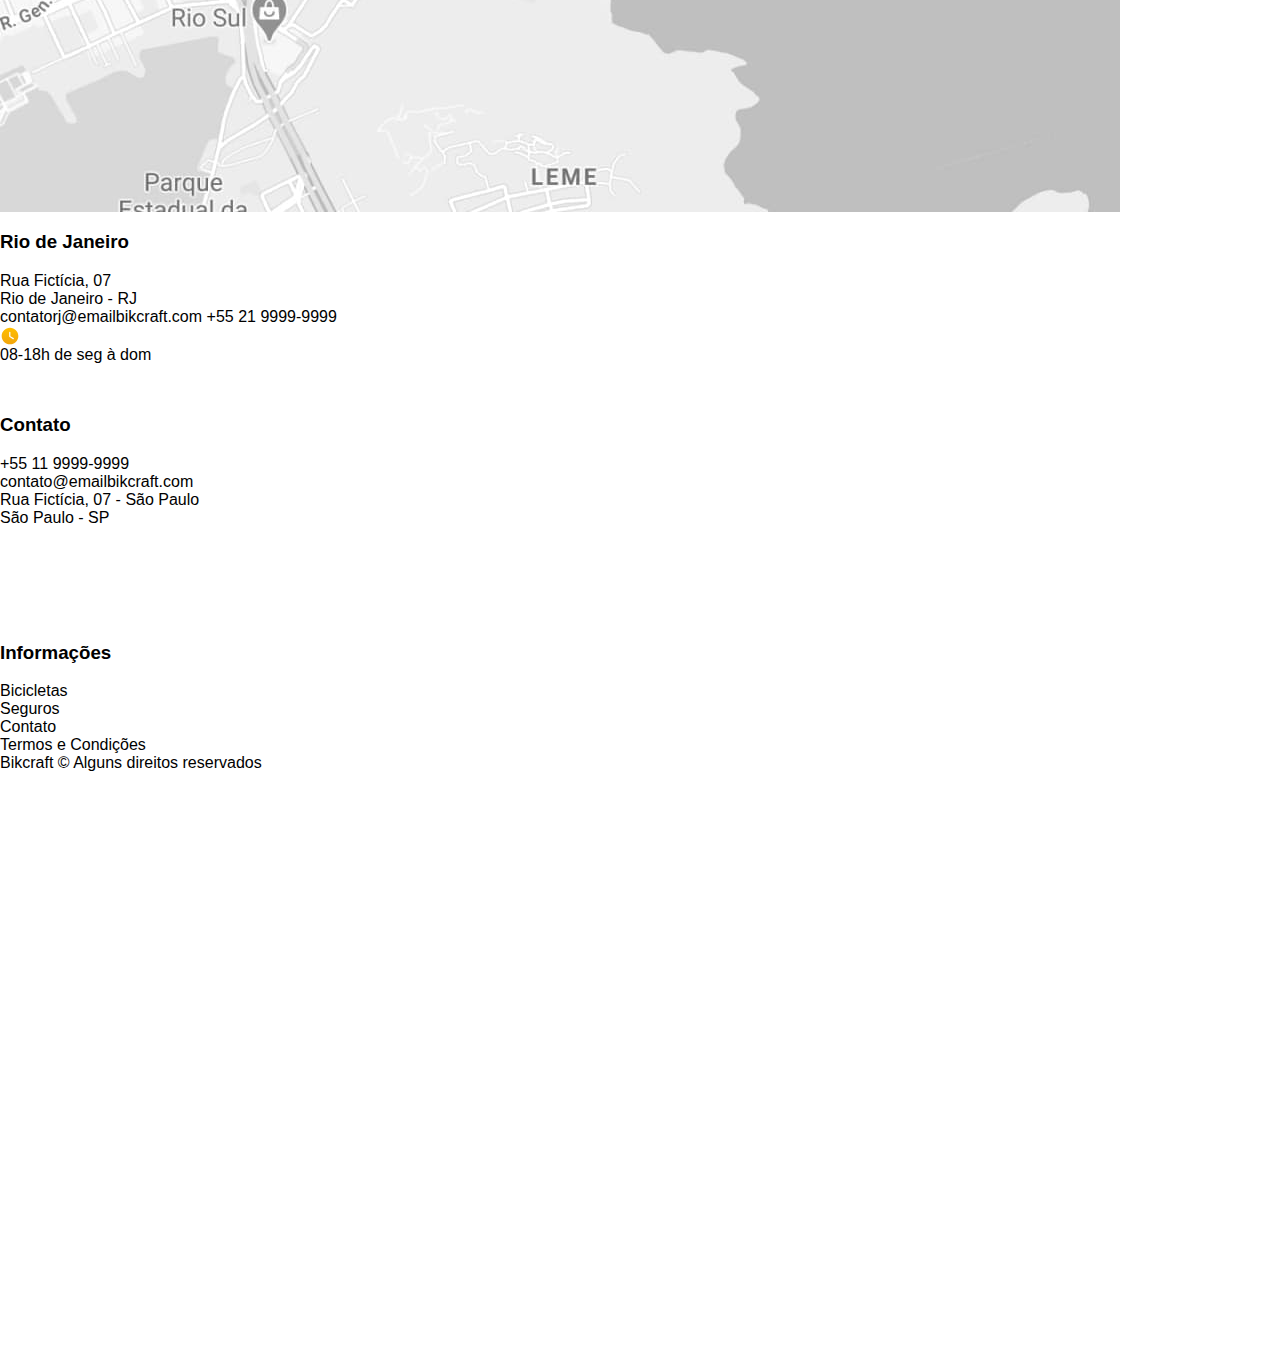
<file: contato.html>
<!DOCTYPE html>

<html lang="pt-BR">

<head>
  <meta charset="UTF-8">
  <meta name="viewport" content="width=device-width, initial-scale=1.0">
  <title>Contato | Bikcraft</title>
  <meta name="description" content="Termos e Condições">
  <link rel="preload" href="./css/style.css" as="style">
  <link rel="stylesheet" href="./css/style.css">


  <link rel="preconnect" href="https://fonts.googleapis.com">
  <link rel="preconnect" href="https://fonts.gstatic.com" crossorigin>
  <link href="https://fonts.googleapis.com/css2?family=Merriweather:ital,opsz,wght@1,18..144,300..900&family=Poppins:wght@400;600&family=Roboto:ital,wght@0,100..900;1,100..900&display=swap" rel="stylesheet">
</head>

<body id="contato">
  <header class="header-bg">
    <div class="header container">
      <a href="./">
        <img src="./img/bikcraft.svg" alt="logo bikcraft">
      </a>
      <nav aria-label="primária">
        <ul class="header-menu font-1-m cor-0">
          <li><a href="./bicicletas.html">Bicicletas</a></li>
          <li><a href="./seguros.html">Seguros</a></li>
          <li><a href="./contato.html">Contato</a></li>
        </ul>
      </nav>
    </div>
  </header>

  <main>
    <div class="titulo-bg">
      <div class="titulo container">
        <p class="font-2-l-b cor-5">Respostas em até 24h</p>
        <h1 class="font-1-xxl cor-0">nosso contato<span class="cor-p1">.</span></h1>
      </div>
    </div>

    <div class="contato container">
      <section class="contato-dados" aria-label="Endereço">
        <h2 class="font-1-m cor-0">Loja Online</h2>
        <div class="contato-endereco font-2-s cor-4">
          <p>Rua Fictícia, 07 - São Paulo</p>
          <p>São Paulo</p>
          <p>Brasil - Terra</p>
        </div>
        <address class="contato-meios font-2-s cor-4">
          <a href="mailto:contato@emailbikcraft.com">contato@emailbikcraft.com</a>
          <a href="mailto:assistencia@emailbikcraft.com">assistencia@emailbikcraft.com</a>
          <a href="tel:+551199999999">+55 11 9999-9999</a>
        </address>
        <div class="contato-redes">
          <a href="./">
            <img src="./img/redes/facebook-p.svg" alt="">
          </a>
          <a href="./">
            <img src="./img/redes/instagram-p.svg" alt="">
          </a>
          <a href="./">
            <img src="./img/redes/youtube-p.svg" alt="">
          </a>
        </div>
      </section>
      <section class="contato-formulario" aria-label="Formulário">
        <form class="form" action="./contato.html">
          <div>
            <label for="nome">Nome</label>
            <input type="text" id="nome" name="nome" placeholder="Seu Nome">
          </div>
          <div>
            <label for="telefone">Telefone</label>
            <input type="text" id="telefone" name="telefone" placeholder="(11) 9.9999-9999">
          </div>
          <div class="col-2">
            <label for="email">Email</label>
            <input type="email" id="email" name="email" placeholder="contato@email.com">
          </div>
          <div class="col-2">
            <label for="mensagem">Mensagem</label>
            <textarea rows="5" id="mensagem" name="mensagem" placeholder="O que você precisa?"></textarea>
          </div>
          <button class="botao col-2">Enviar Mensagem</button>
        </form>
      </section>
    </div>
  </main>

  <article class="lojas container">
    <h2 class="font-1-xxl">lojas locais<span class="cor-p1">.</span></h2>

    <div class="lojas-item">
      <img src="./img/lojas/sp.jpg" alt="mapa marcando o endereço em Rua Fictícia, 07 - São Paulo, SP">
      <div class="lojas-conteudo">
        <h3 class="font-1-xl">São Paulo</h3>
        <div class="lojas-dados font-2-s cor-8">
          <p>Rua Fictícia, 07</p>
          <p>São Paulo - SP</p>
        </div>
        <div class="lojas-dados font-2-s cor-8">
          <a href="mailto:contatosp@emailbikcraft.com">contatosp@emailbikcraft.com</a>
          <a href="tel:+551199999999">+55 11 9999-9999</a>
        </div>
        <p class="lojas-tempo font-1-s"> <img src="./img/icones/horario.svg" alt="">08-18h de seg à dom</p>
      </div>
    </div>

    <div class="lojas-item">
      <img src="./img/lojas/rj.jpg" alt="mapa marcando o endereço em Rua Fictícia, 07 - Rio de Janeiro, RJ">
      <div class="lojas-conteudo">
        <h3 class="font-1-xl">Rio de Janeiro</h3>
        <div class="lojas-dados font-2-s cor-8">
          <p>Rua Fictícia, 07</p>
          <p>Rio de Janeiro - RJ</p>
        </div>
        <div class="lojas-dados font-2-s cor-8">
          <a href="mailto:contatorj@emailbikcraft.com">contatorj@emailbikcraft.com</a>
          <a href="tel:+552199999999">+55 21 9999-9999</a>
        </div>
        <p class="lojas-tempo font-1-s"> <img src="./img/icones/horario.svg" alt="">08-18h de seg à dom</p>
      </div>
    </div>
  </article>

  <footer class="footer-bg">
    <div class="footer container">
      <img src="./img/bikcraft.svg" alt="Bikcraft">
      <div class="footer-contato">
        <h3 class="font-2-l-b cor-0">Contato</h3>
        <ul class="font-2-m cor-5">
          <li><a href="tel:+551199999999">+55 11 9999-9999</a></li>
          <li><a href="mailto:contato@emailbikcraft.com">contato@emailbikcraft.com</a></li>
          <li>Rua Fictícia, 07 - São Paulo</li>
          <li>São Paulo - SP</li>
        </ul>
        <div class="footer-redes">
          <a href="./">
            <img src="./img/redes/facebook.svg" alt="">
          </a>
          <a href="./">
            <img src="./img/redes/instagram.svg" alt="">
          </a>
          <a href="./">
            <img src="./img/redes/youtube.svg" alt="">
          </a>
        </div>
      </div>
      <div class="footer-informacoes">
        <h3 class="font-2-l-b cor-0">Informações</h3>
        <nav>
          <ul class="font-1m cor-5">
            <li><a href="./bicicletas.html">Bicicletas</a></li>
            <li><a href="./seguros.html">Seguros</a></li>
            <li><a href="./contato.html">Contato</a></li>
            <li><a href="./termos.html">Termos e Condições</a></li>
          </ul>
        </nav>
      </div>
      <p class="footer-copy font-2-m cor-6">Bikcraft © Alguns direitos reservados</p>
    </div>

  </footer>

</body>

</html>
</file>
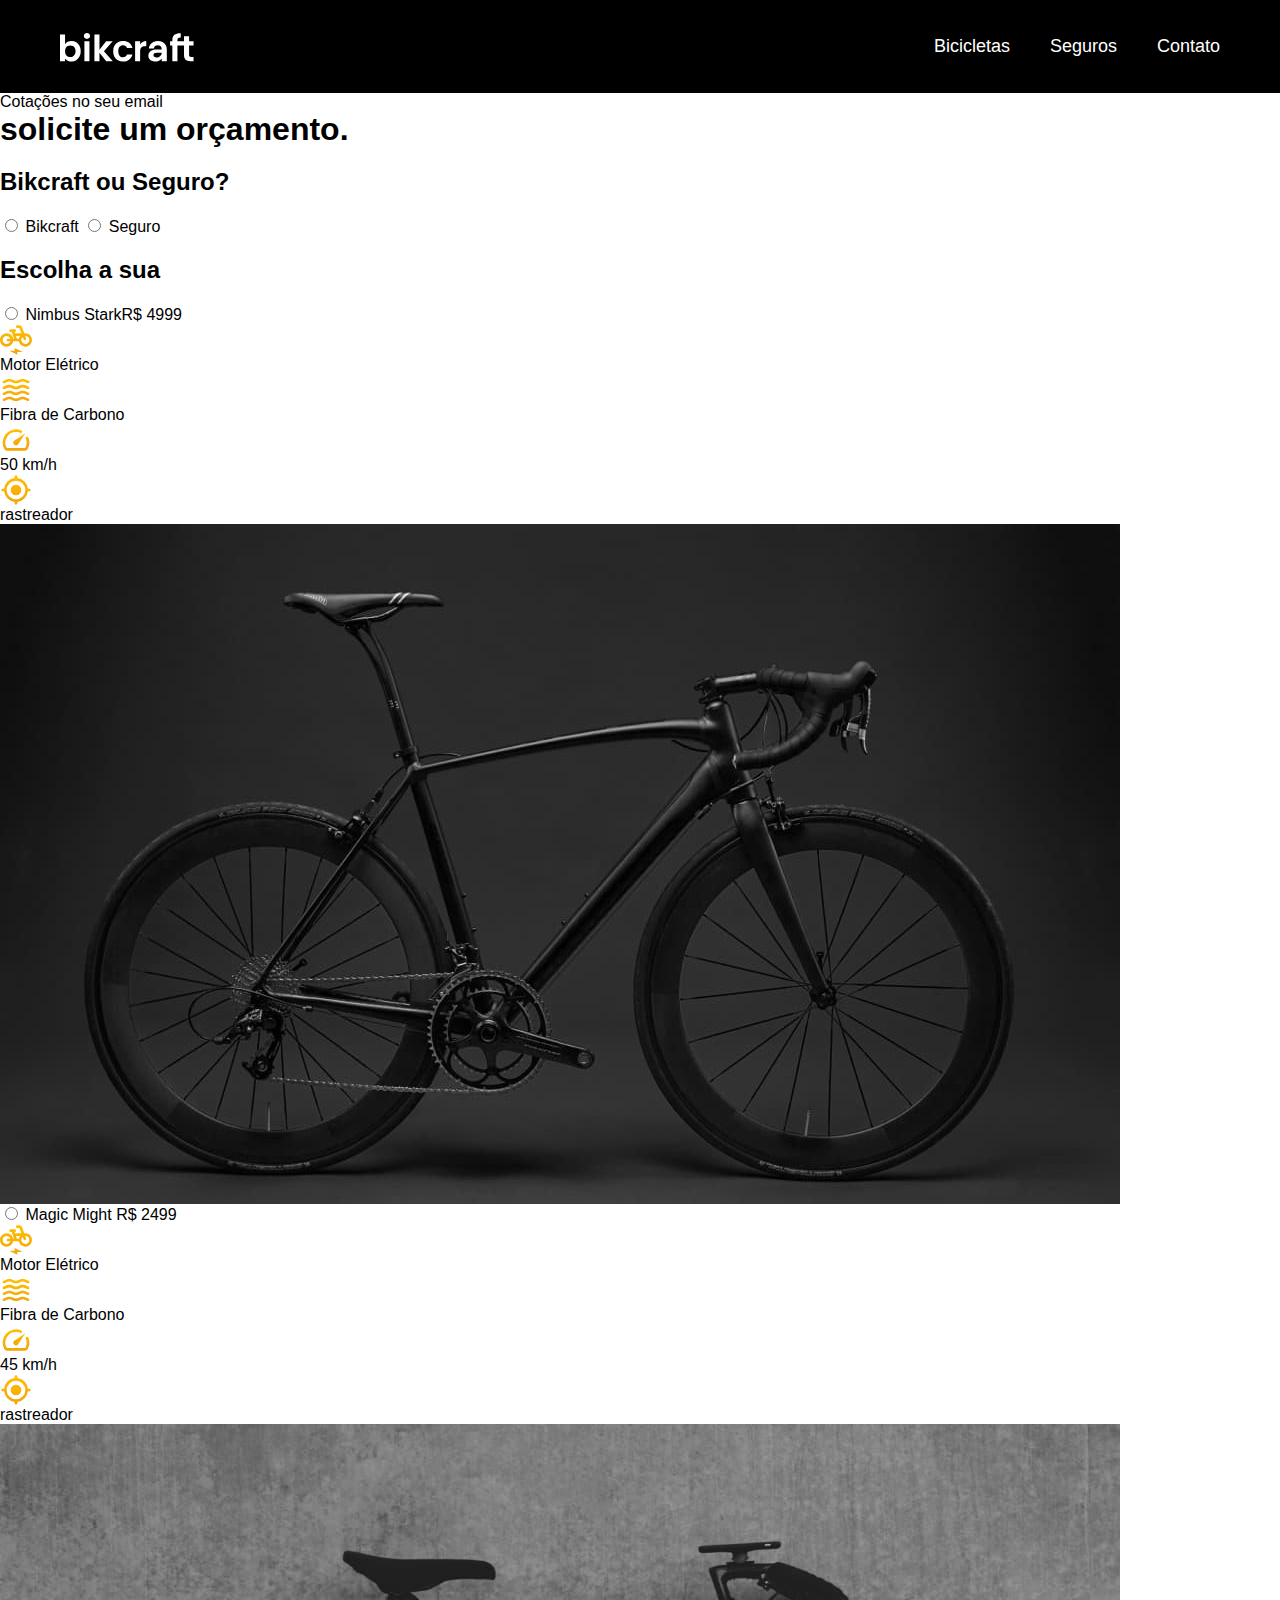
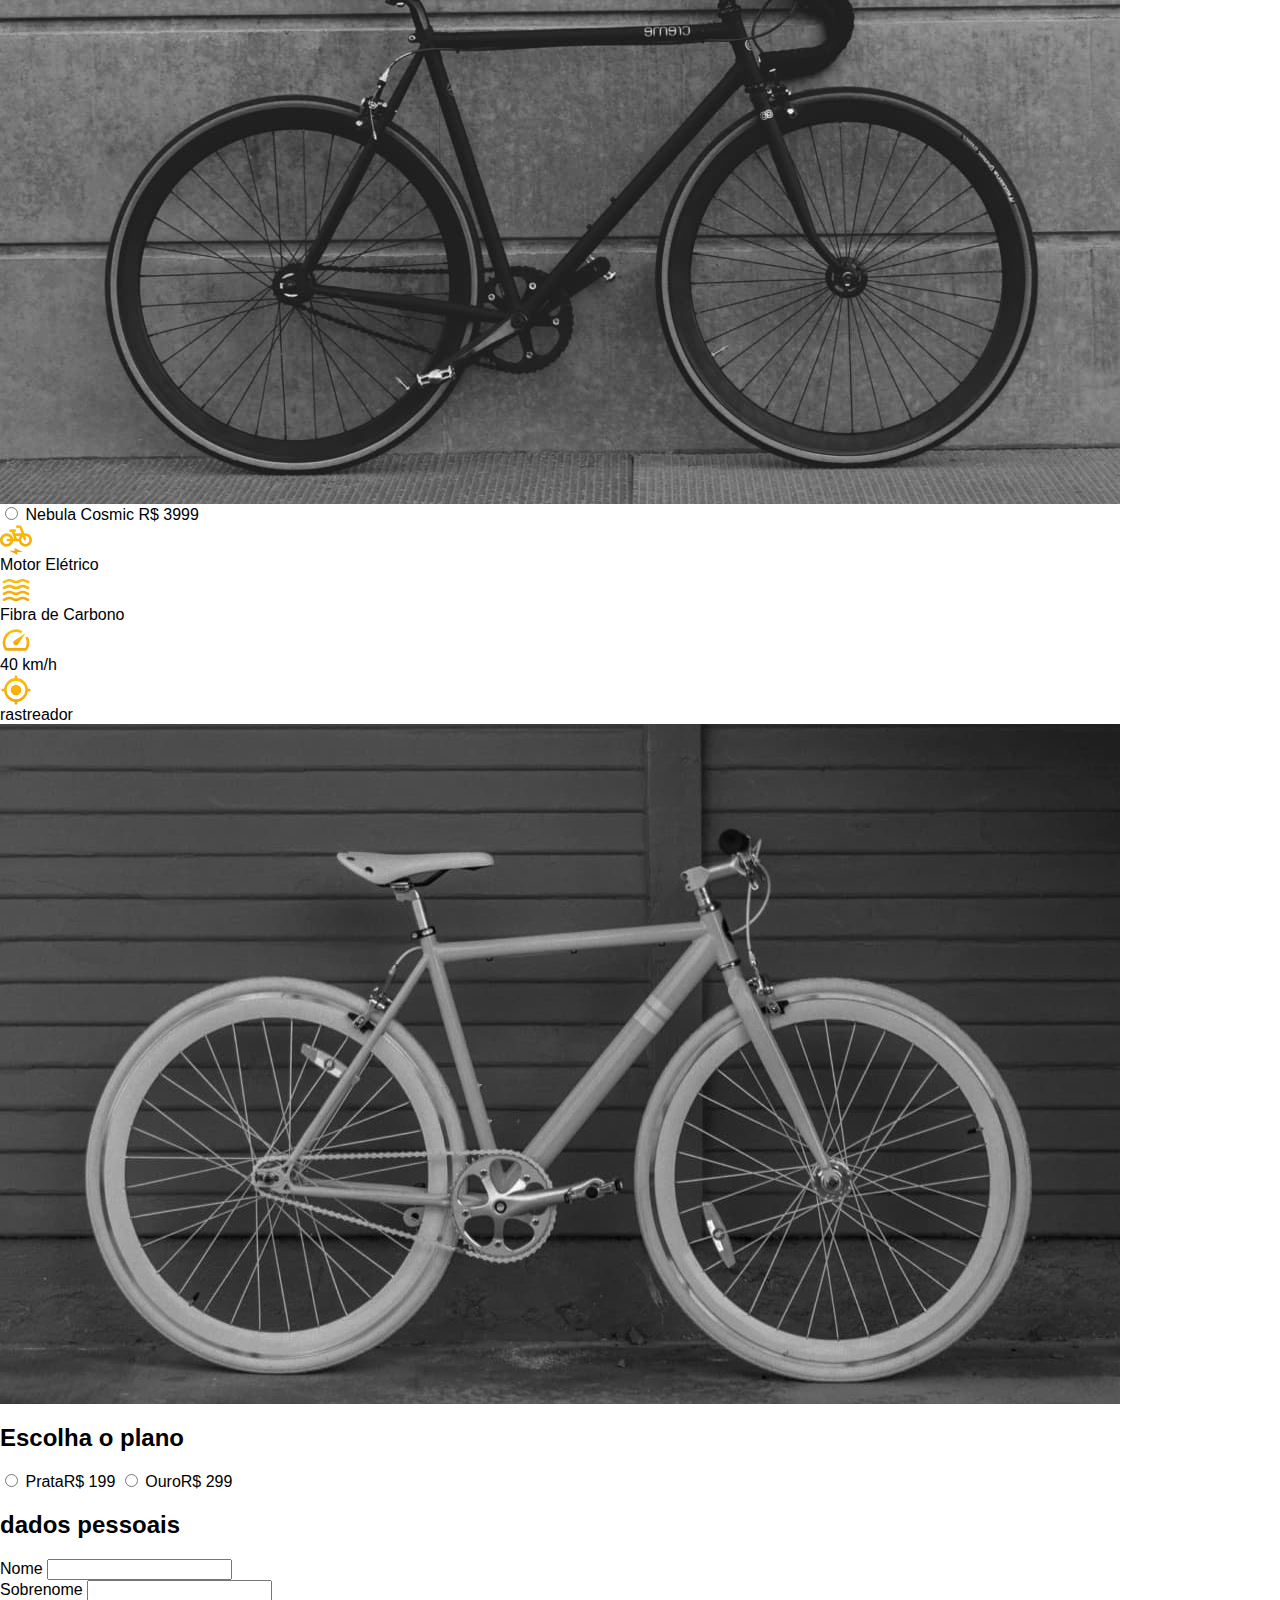
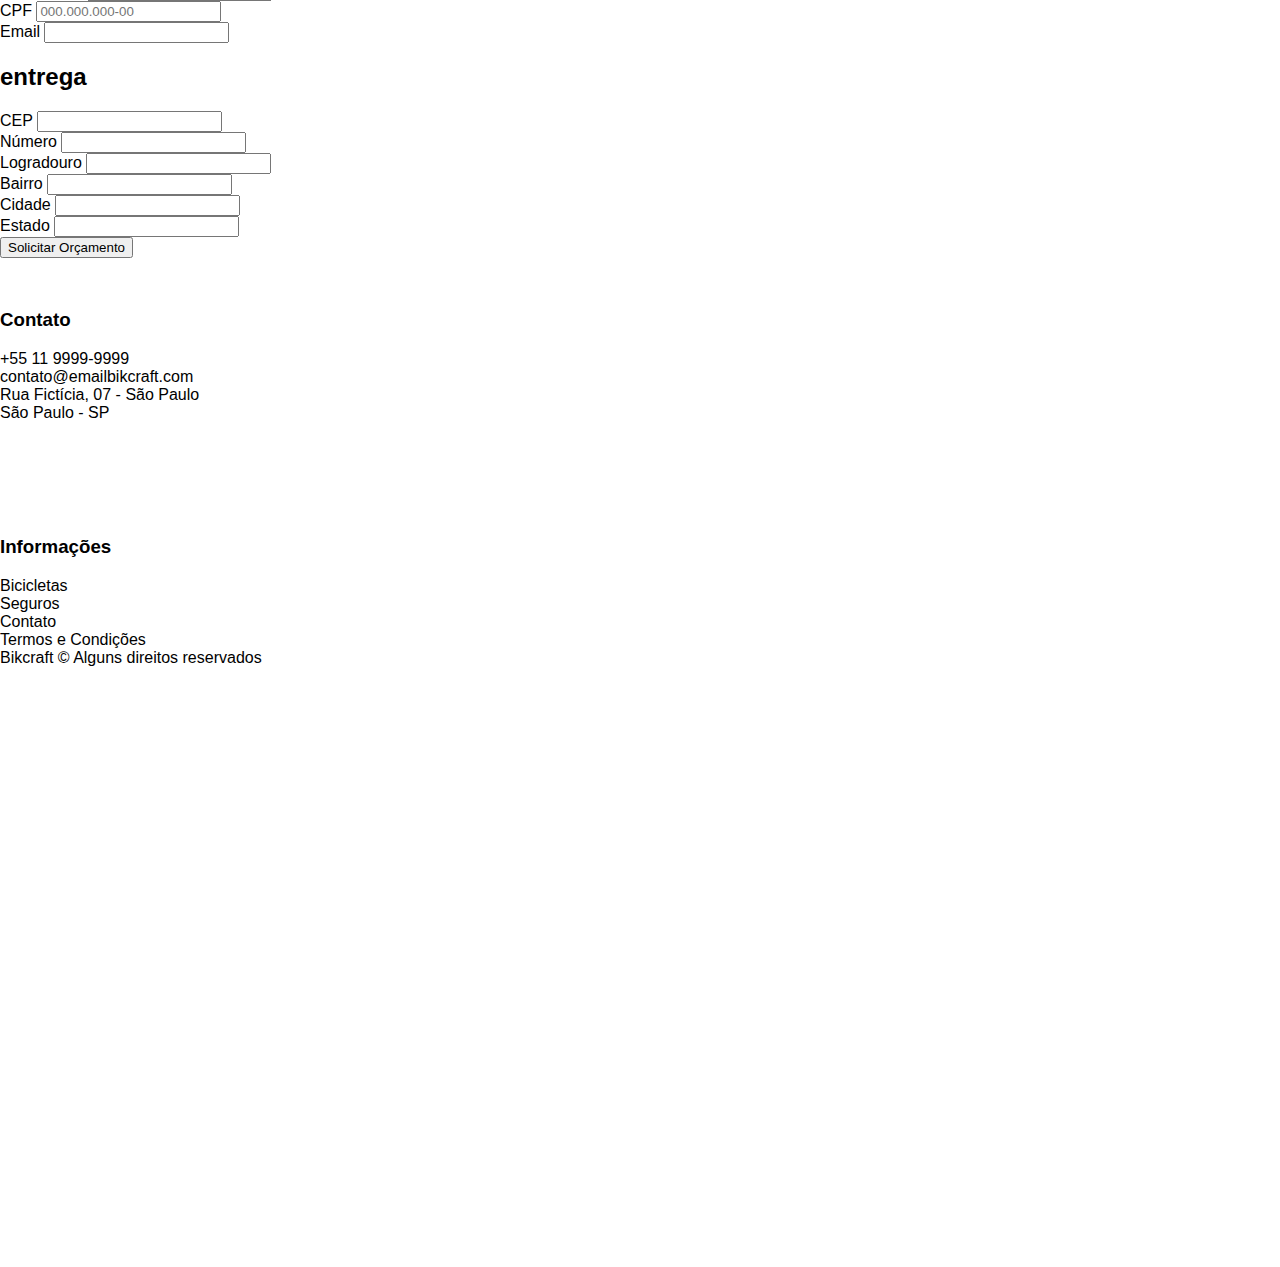
<file: orcamento.html>
<!DOCTYPE html>

<html lang="pt-BR">

<head>
  <meta charset="UTF-8">
  <meta name="viewport" content="width=device-width, initial-scale=1.0">
  <title>Orçamento | Bikcraft</title>
  <meta name="description" content="Termos e Condições">
  <link rel="preload" href="./css/style.css" as="style">
  <link rel="stylesheet" href="./css/style.css">


  <link rel="preconnect" href="https://fonts.googleapis.com">
  <link rel="preconnect" href="https://fonts.gstatic.com" crossorigin>
  <link href="https://fonts.googleapis.com/css2?family=Merriweather:ital,opsz,wght@1,18..144,300..900&family=Poppins:wght@400;600&family=Roboto:ital,wght@0,100..900;1,100..900&display=swap" rel="stylesheet">
</head>

<body id="orcamento">
  <header class="header-bg">
    <div class="header container">
      <a href="./">
        <img src="./img/bikcraft.svg" alt="logo bikcraft">
      </a>
      <nav aria-label="primária">
        <ul class="header-menu font-1-m cor-0">
          <li><a href="./bicicletas.html">Bicicletas</a></li>
          <li><a href="./seguros.html">Seguros</a></li>
          <li><a href="./contato.html">Contato</a></li>
        </ul>
      </nav>
    </div>
  </header>

  <main>
    <div class="titulo-bg">
      <div class="titulo container">
        <p class="font-2-l-b cor-5">Cotações no seu email</p>
        <h1 class="font-1-xxl cor-0">solicite um orçamento<span class="cor-p1">.</span></h1>
      </div>
    </div>

    <form class="orcamento container" action="./">
      <div class="orcamento-produto">
        <h2 class="font-1-xs cor-5">Bikcraft ou Seguro?</h2>

        <input type="radio" name="tipo" value="bikcraft" id="bikcraft">
        <label for="bikcraft">Bikcraft</label>

        <input type="radio" name="tipo" value="seguro" id="seguro">
        <label for="seguro">Seguro</label>

        <div class="orcamento-conteudo" id="orcamento-bikcraft">
          <h2 class="font-1-xs cor-5">Escolha a sua</h2>

          <input type="radio" name="produto" value="nimbus" id="nimbus">
          <label for="nimbus">Nimbus Stark<span>R$ 4999</span></label>
          <div class="orcamento-detalhes">
            <ul class="font-1-xs cor-8">
              <li><img src="./img/icones/eletrica.svg" alt="">Motor Elétrico</li>
              <li><img src="./img/icones/carbono.svg" alt="">Fibra de Carbono</li>
              <li><img src="./img/icones/velocidade.svg" alt="">50 km/h</li>
              <li><img src="./img/icones/rastreador.svg" alt="">rastreador</li>
            </ul>
            <img src="./img/bicicletas/nimbus.jpg" alt="Bicicleta Preta">
          </div>

          <input type="radio" name="produto" value="magic" id="magic">
          <label for="magic">Magic Might <span>R$ 2499</span></label>
          <div class="orcamento-detalhes">
            <ul class="font-1-xs cor-8">
              <li><img src="./img/icones/eletrica.svg" alt="">Motor Elétrico</li>
              <li><img src="./img/icones/carbono.svg" alt="">Fibra de Carbono</li>
              <li><img src="./img/icones/velocidade.svg" alt="">45 km/h</li>
              <li><img src="./img/icones/rastreador.svg" alt="">rastreador</li>
            </ul>
            <img src="./img/bicicletas/magic.jpg" alt="Bicicleta Preta">
          </div>

          <input type="radio" name="produto" value="nebula" id="nebula">
          <label for="nebula">Nebula Cosmic <span>R$ 3999</span></label>
          <div class="orcamento-detalhes">
            <ul class="font-1-xs cor-8">
              <li><img src="./img/icones/eletrica.svg" alt="">Motor Elétrico</li>
              <li><img src="./img/icones/carbono.svg" alt="">Fibra de Carbono</li>
              <li><img src="./img/icones/velocidade.svg" alt="">40 km/h</li>
              <li><img src="./img/icones/rastreador.svg" alt="">rastreador</li>
            </ul>
            <img src="./img/bicicletas/nebula.jpg" alt="Bicicleta Branca">

          </div>
        </div>


        <div class="orcamento-conteudo" id="orcamento-seguro">
          <h2 class="font-1-xs cor-5">Escolha o plano</h2>

          <input type="radio" name="produto" value="prata" id="prata">
          <label for="prata">Prata<span>R$ 199</span></label>

          <input type="radio" name="produto" value="ouro" id="ouro">
          <label for="ouro">Ouro<span>R$ 299</span></label>
        </div>
      </div>
      <div class="orcamento-dados form">
        <h2 class="font-1-xs cor-9 col-2">dados pessoais</h2>

        <div>
          <label for="nome">Nome</label>
          <input type="text" id="nome" name="nome">
        </div>
        <div>
          <label for="sobrenome">Sobrenome</label>
          <input type="text" id="sobrenome" Same="sobrenome">
        </div>
        <div class="col-2">
          <label for="cpf">CPF</label>
          <input type="text" id="cpf" Same="cpf" placeholder="000.000.000-00">
        </div>
        <div class="col-2">
          <label for="email">Email</label>
          <input type="email" id="email" Same="email">
        </div>
        <h2 class="font-1-xs cor-9 col-2">entrega</h2>
        <div class="col-2">
          <label for="cep">CEP</label>
          <input type="text" id="cep" Same="cep">
        </div>
        <div class="col-2">
          <label for="numero">Número</label>
          <input type="text" id="numero" Same="numero">
        </div>
        <div class="col-2">
          <label for="logradouro">Logradouro</label>
          <input type="text" id="logradouro" Same="logradouro">
        </div>
        <div class="col-2">
          <label for="bairro">Bairro</label>
          <input type="text" id="bairro" Same="bairro">
        </div>
        <div class="col-2">
          <label for="cidade">Cidade</label>
          <input type="text" id="cidade" Same="cidade">
        </div>
        <div class="col-2">
          <label for="estado">Estado</label>
          <input type="text" id="estado" Same="estado">
        </div>
        <button class="botao col-2">Solicitar Orçamento</button>
      </div>
    </form>

  </main>

  <footer class="footer-bg">
    <div class="footer container">
      <img src="./img/bikcraft.svg" alt="Bikcraft">
      <div class="footer-contato">
        <h3 class="font-2-l-b cor-0">Contato</h3>
        <ul class="font-2-m cor-5">
          <li><a href="tel:+551199999999">+55 11 9999-9999</a></li>
          <li><a href="mailto:contato@emailbikcraft.com">contato@emailbikcraft.com</a></li>
          <li>Rua Fictícia, 07 - São Paulo</li>
          <li>São Paulo - SP</li>
        </ul>
        <div class="footer-redes">
          <a href="./">
            <img src="./img/redes/facebook.svg" alt="">
          </a>
          <a href="./">
            <img src="./img/redes/instagram.svg" alt="">
          </a>
          <a href="./">
            <img src="./img/redes/youtube.svg" alt="">
          </a>
        </div>
      </div>
      <div class="footer-informacoes">
        <h3 class="font-2-l-b cor-0">Informações</h3>
        <nav>
          <ul class="font-1m cor-5">
            <li><a href="./bicicletas.html">Bicicletas</a></li>
            <li><a href="./seguros.html">Seguros</a></li>
            <li><a href="./contato.html">Contato</a></li>
            <li><a href="./termos.html">Termos e Condições</a></li>
          </ul>
        </nav>
      </div>
      <p class="footer-copy font-2-m cor-6">Bikcraft © Alguns direitos reservados</p>
    </div>

  </footer>

</body>

</html>
</file>
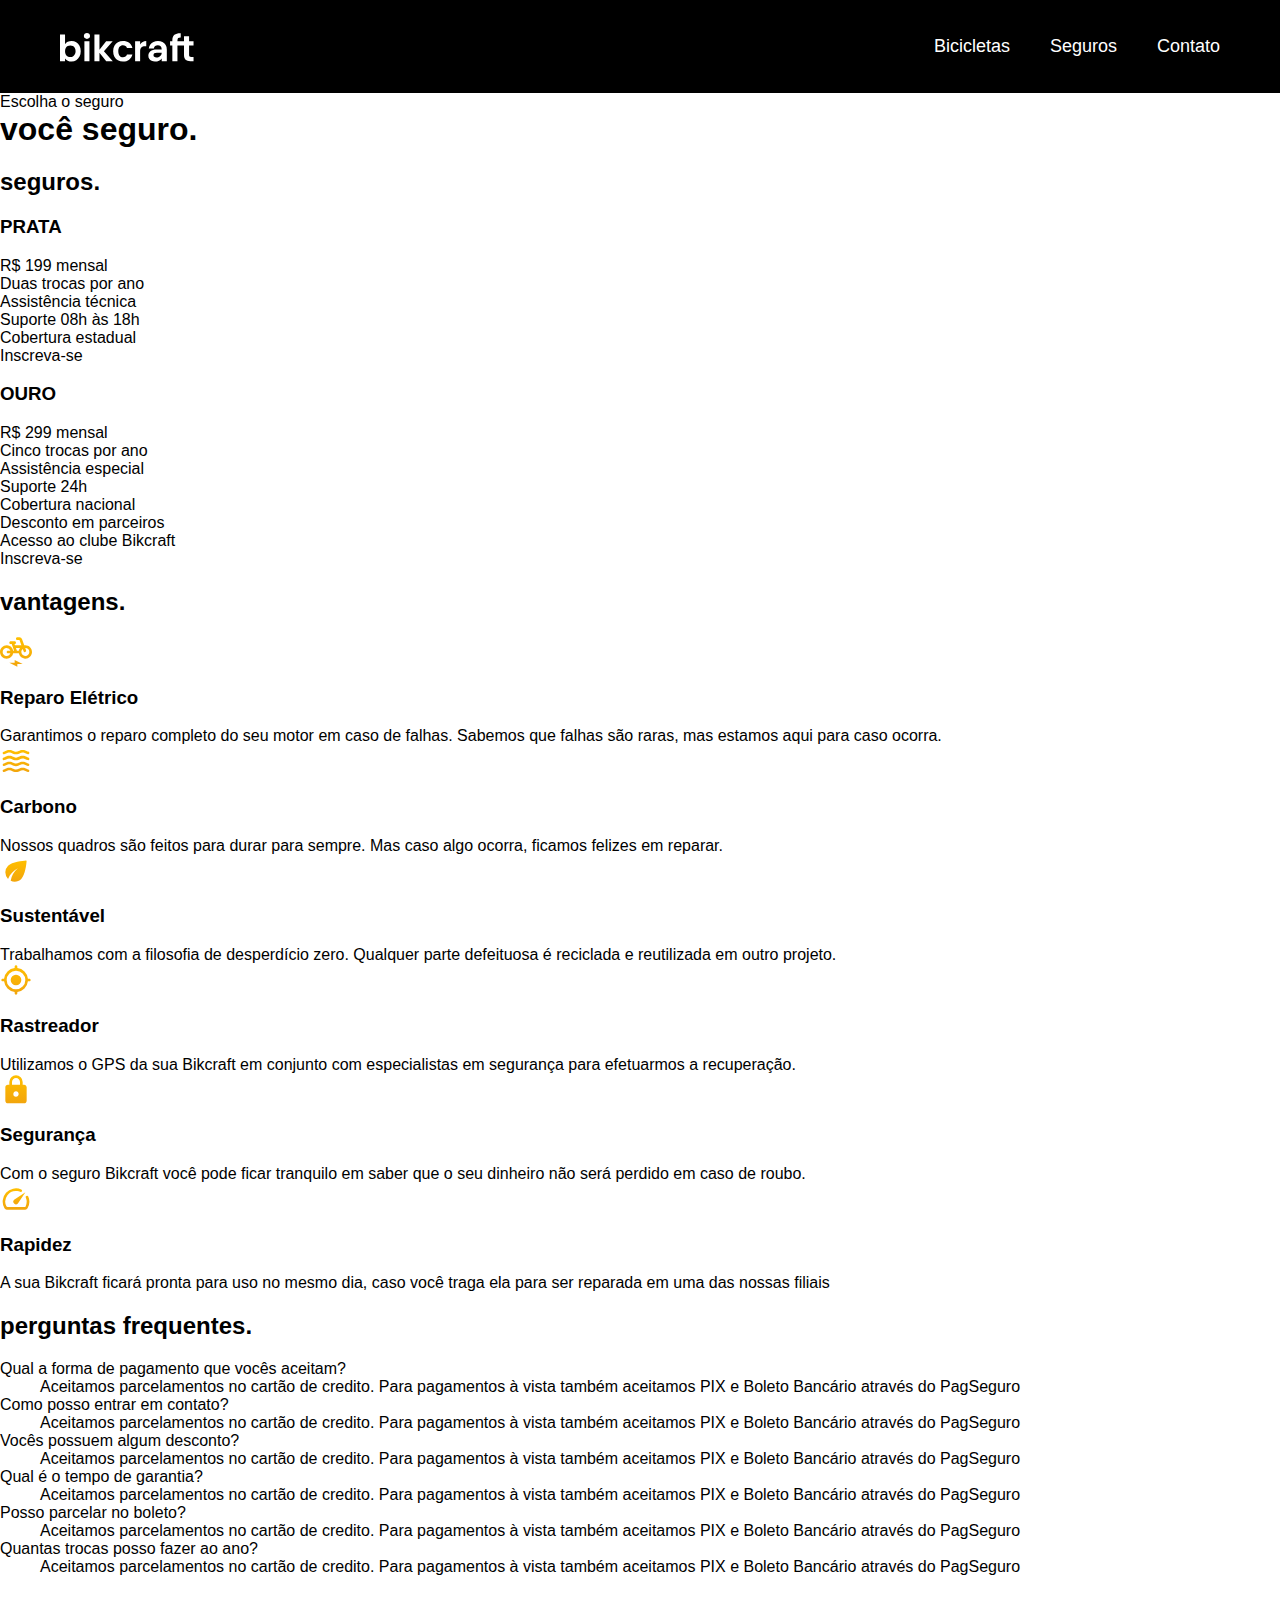
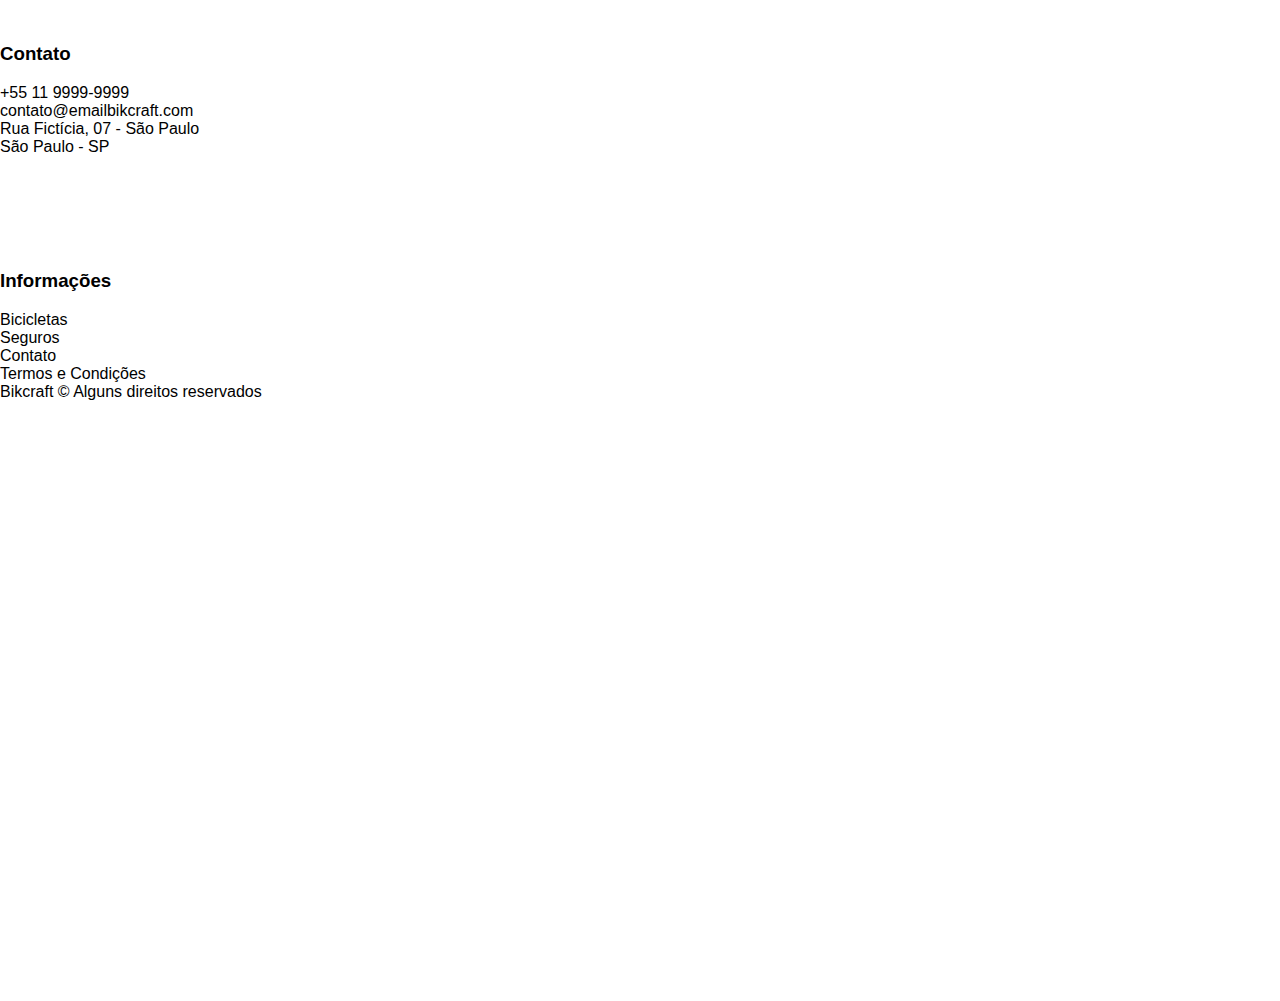
<file: seguros.html>
<!DOCTYPE html>

<html lang="pt-BR">

<head>
  <meta charset="UTF-8">
  <meta name="viewport" content="width=device-width, initial-scale=1.0">
  <title>Seguros | Bikcraft</title>
  <meta name="description" content="Termos e Condições">
  <link rel="preload" href="./css/style.css" as="style">
  <link rel="stylesheet" href="./css/style.css">


  <link rel="preconnect" href="https://fonts.googleapis.com">
  <link rel="preconnect" href="https://fonts.gstatic.com" crossorigin>
  <link href="https://fonts.googleapis.com/css2?family=Merriweather:ital,opsz,wght@1,18..144,300..900&family=Poppins:wght@400;600&family=Roboto:ital,wght@0,100..900;1,100..900&display=swap" rel="stylesheet">
</head>

<body id="seguros">

  <header class="header-bg">
    <div class="header container">
      <a href="../">
        <img src="../img/bikcraft.svg" alt="logo bikcraft">
      </a>
      <nav aria-label="primária">
        <ul class="header-menu font-1-m cor-0">
          <li><a href="./bicicletas.html">Bicicletas</a></li>
          <li><a href="./seguros.html">Seguros</a></li>
          <li><a href="./contato.html">Contato</a></li>
        </ul>
      </nav>
    </div>
  </header>

  <main class="seguros-bg">
    <div class="titulo-bg">
      <div class="titulo container">
        <p class="font-2-l-b cor-5">Escolha o seguro</p>
        <h1 class="font-1-xxl cor-0">você seguro<span class="cor-p1">.</span></h1>
      </div>
    </div>


    <div class="seguros container">
      <h2 class="font-1-xxl cor-0">seguros<span class="cor-p1">.</span></h2>
      <div class="seguros-item">
        <h3 class="font-1-xl cor-6">PRATA</h3>
        <span class="font-1-xl cor-0">R$ 199 <span class="font-1-xs cor-6">mensal</span></span>
        <ul class="font-2-m cor-0">
          <li>Duas trocas por ano</li>
          <li>Assistência técnica</li>
          <li>Suporte 08h às 18h</li>
          <li>Cobertura estadual</li>
        </ul>
        <a class="botao secundario" href="./orcamento.html">Inscreva-se</a>
      </div>

      <div class="seguros-item">
        <h3 class="font-1-xl cor-p1">OURO</h3>
        <span class="font-1-xl cor-0">R$ 299 <span class="font-1-xs cor-6">mensal</span></span>
        <ul class="font-2-m cor-0">
          <li>Cinco trocas por ano</li>
          <li>Assistência especial</li>
          <li>Suporte 24h</li>
          <li>Cobertura nacional</li>
          <li>Desconto em parceiros</li>
          <li>Acesso ao clube Bikcraft</li>
        </ul>
        <a class="botao" href="./orcamento.html">Inscreva-se</a>
      </div>
    </div>

  </main>

  <article class="vantagens-bg">
    <div class="vantagens container">
      <h2 class="font-1-xxl cor-0">vantagens<span class="cor-p1">.</span></h2>
      <ul>
        <li>
          <img src="./img/icones/eletrica.svg" alt="">
          <h3 class="font-1-l cor-0">Reparo Elétrico</h3>
          <p class="font-2-s cor-5">Garantimos o reparo completo do seu motor em caso de falhas. Sabemos que falhas são raras, mas estamos aqui para caso ocorra.</p>
        </li>
        <li>
          <img src="./img/icones/carbono.svg" alt="">
          <h3 class="font-1-l cor-0">Carbono</h3>
          <p class="font-2-s cor-5">Nossos quadros são feitos para durar para sempre. Mas caso algo ocorra, ficamos felizes em reparar.</p>
        </li>
        <li>
          <img src="./img/icones/sustentavel.svg" alt="">
          <h3 class="font-1-l cor-0">Sustentável</h3>
          <p class="font-2-s cor-5">Trabalhamos com a filosofia de desperdício zero. Qualquer parte defeituosa é reciclada e reutilizada em outro projeto.</p>
        </li>
        <li>
          <img src="./img/icones/rastreador.svg" alt="">
          <h3 class="font-1-l cor-0">Rastreador</h3>
          <p class="font-2-s cor-5">Utilizamos o GPS da sua Bikcraft em conjunto com especialistas em segurança para efetuarmos a recuperação.</p>
        </li>
        <li>
          <img src="./img/icones/seguro.svg" alt="">
          <h3 class="font-1-l cor-0">Segurança</h3>
          <p class="font-2-s cor-5">Com o seguro Bikcraft você pode ficar tranquilo em saber que o seu dinheiro não será perdido em caso de roubo.</p>
        </li>
        <li>
          <img src="./img/icones/velocidade.svg" alt="">
          <h3 class="font-1-l cor-0">Rapidez</h3>
          <p class="font-2-s cor-5">A sua Bikcraft ficará pronta para uso no mesmo dia, caso você traga ela para ser reparada em uma das nossas filiais</p>
        </li>
      </ul>
    </div>
  </article>

  <article class="perguntas container">
    <h2 class="font-1-xxl">perguntas frequentes<span class="cor-p1">.</span></h2>

    <dl>
      <div>
        <dt class="font-1-m-b">Qual a forma de pagamento que vocês aceitam?</dt>
        <dd class="font-2-s cor-9">Aceitamos parcelamentos no cartão de credito. Para pagamentos à vista também aceitamos PIX e Boleto Bancário através do PagSeguro</dd>
      </div>
      <div>
        <dt class="font-1-m-b">Como posso entrar em contato?</dt>
        <dd class="font-2-s cor-9">Aceitamos parcelamentos no cartão de credito. Para pagamentos à vista também aceitamos PIX e Boleto Bancário através do PagSeguro</dd>
      </div>
      <div>
        <dt class="font-1-m-b">Vocês possuem algum desconto?</dt>
        <dd class="font-2-s cor-9">Aceitamos parcelamentos no cartão de credito. Para pagamentos à vista também aceitamos PIX e Boleto Bancário através do PagSeguro</dd>
      </div>
      <div>
        <dt class="font-1-m-b">Qual é o tempo de garantia?</dt>
        <dd class="font-2-s cor-9">Aceitamos parcelamentos no cartão de credito. Para pagamentos à vista também aceitamos PIX e Boleto Bancário através do PagSeguro</dd>
      </div>
      <div>
        <dt class="font-1-m-b">Posso parcelar no boleto?</dt>
        <dd class="font-2-s cor-9">Aceitamos parcelamentos no cartão de credito. Para pagamentos à vista também aceitamos PIX e Boleto Bancário através do PagSeguro</dd>
      </div>
      <div>
        <dt class="font-1-m-b">Quantas trocas posso fazer ao ano?</dt>
        <dd class="font-2-s cor-9">Aceitamos parcelamentos no cartão de credito. Para pagamentos à vista também aceitamos PIX e Boleto Bancário através do PagSeguro</dd>
      </div>
    </dl>

  </article>



  <footer class="footer-bg">
    <div class="footer container">
      <img src="./img/bikcraft.svg" alt="Bikcraft">
      <div class="footer-contato">
        <h3 class="font-2-l-b cor-0">Contato</h3>
        <ul class="font-2-m cor-5">
          <li><a href="tel:+551199999999">+55 11 9999-9999</a></li>
          <li><a href="mailto:contato@emailbikcraft.com">contato@emailbikcraft.com</a></li>
          <li>Rua Fictícia, 07 - São Paulo</li>
          <li>São Paulo - SP</li>
        </ul>
        <div class="footer-redes">
          <a href="./">
            <img src="./img/redes/facebook.svg" alt="">
          </a>
          <a href="./">
            <img src="./img/redes/instagram.svg" alt="">
          </a>
          <a href="./">
            <img src="./img/redes/youtube.svg" alt="">
          </a>
        </div>
      </div>
      <div class="footer-informacoes">
        <h3 class="font-2-l-b cor-0">Informações</h3>
        <nav>
          <ul class="font-1m cor-5">
            <li><a href="./bicicletas.html">Bicicletas</a></li>
            <li><a href="./seguros.html">Seguros</a></li>
            <li><a href="./contato.html">Contato</a></li>
            <li><a href="./termos.html">Termos e Condições</a></li>
          </ul>
        </nav>
      </div>
      <p class="footer-copy font-2-m cor-6">Bikcraft © Alguns direitos reservados</p>
    </div>

  </footer>

</body>

</html>
</file>
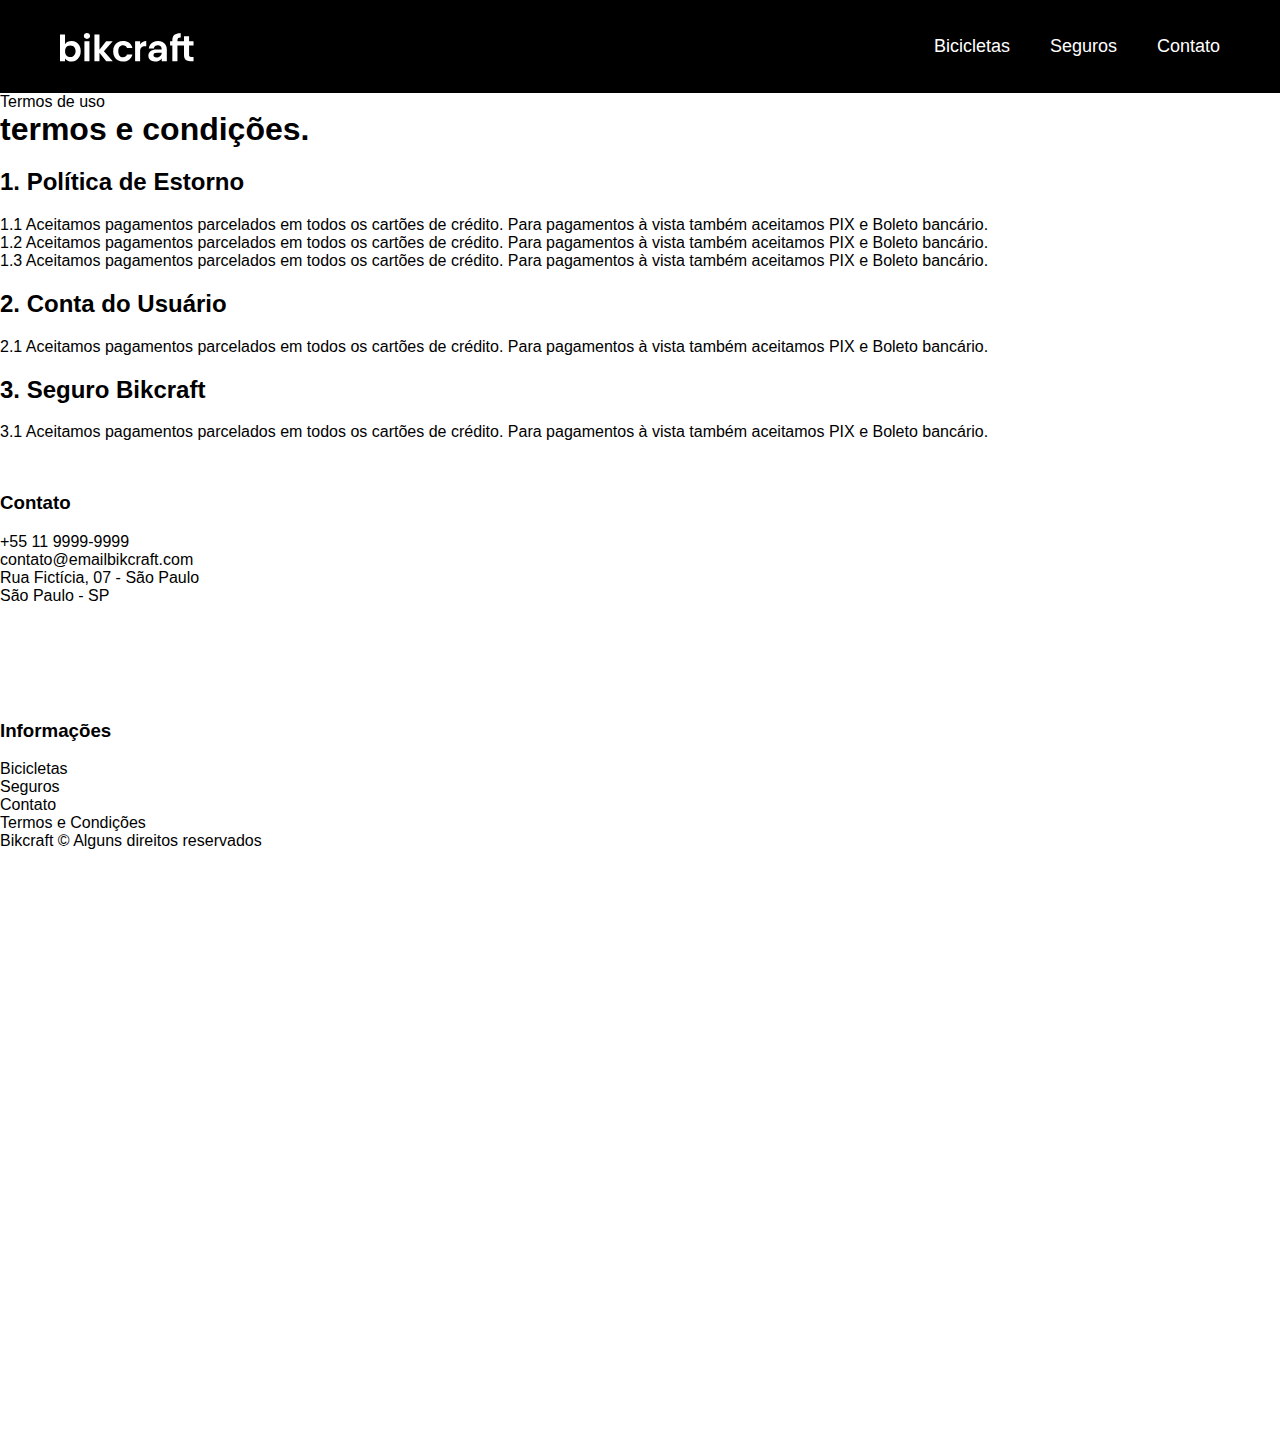
<file: termos.html>
<!DOCTYPE html>

<html lang="pt-BR">

<head>
  <meta charset="UTF-8">
  <meta name="viewport" content="width=device-width, initial-scale=1.0">
  <title>Termos e Condições | Bikcraft</title>
  <meta name="description" content="Termos e Condições">
  <link rel="preload" href="./css/style.css" as="style">
  <link rel="stylesheet" href="./css/style.css">


  <link rel="preconnect" href="https://fonts.googleapis.com">
  <link rel="preconnect" href="https://fonts.gstatic.com" crossorigin>
  <link href="https://fonts.googleapis.com/css2?family=Merriweather:ital,opsz,wght@1,18..144,300..900&family=Poppins:wght@400;600&family=Roboto:ital,wght@0,100..900;1,100..900&display=swap" rel="stylesheet">
</head>

<body id="termos">
  <header class="header-bg">
    <div class="header container">
      <a href="./">
        <img src="./img/bikcraft.svg" alt="logo bikcraft">
      </a>
      <nav aria-label="primária">
        <ul class="header-menu font-1-m cor-0">
          <li><a href="./bicicletas.html">Bicicletas</a></li>
          <li><a href="./seguros.html">Seguros</a></li>
          <li><a href="./contato.html">Contato</a></li>
        </ul>
      </nav>
    </div>
  </header>

  <main>
    <div class="titulo-bg">
      <div class="titulo container">
        <p class="font-2-l-b cor-5">Termos de uso</p>
        <h1 class="font-1-xxl cor-0">termos e condições<span class="cor-p1">.</span></h1>
      </div>
    </div>

    <div class="termos font-2-s cor-10 container">
      <h2 class="font-1-l cor-11">1. Política de Estorno</h2>
      <p>1.1 Aceitamos pagamentos parcelados em todos os cartões de crédito. Para pagamentos à vista também aceitamos PIX e Boleto bancário.</p>
      <p>1.2 Aceitamos pagamentos parcelados em todos os cartões de crédito. Para pagamentos à vista também aceitamos PIX e Boleto bancário.</p>
      <p>1.3 Aceitamos pagamentos parcelados em todos os cartões de crédito. Para pagamentos à vista também aceitamos PIX e Boleto bancário.</p>
      <h2 class="font-1-l cor-11">2. Conta do Usuário</h2>
      <p>2.1 Aceitamos pagamentos parcelados em todos os cartões de crédito. Para pagamentos à vista também aceitamos PIX e Boleto bancário.</p>
      <h2 class="font-1-l cor-11">3. Seguro Bikcraft</h2>
      <p>3.1 Aceitamos pagamentos parcelados em todos os cartões de crédito. Para pagamentos à vista também aceitamos PIX e Boleto bancário.</p>
    </div>

  </main>

  <footer class="footer-bg">
    <div class="footer container">
      <img src="./img/bikcraft.svg" alt="Bikcraft">
      <div class="footer-contato">
        <h3 class="font-2-l-b cor-0">Contato</h3>
        <ul class="font-2-m cor-5">
          <li><a href="tel:+551199999999">+55 11 9999-9999</a></li>
          <li><a href="mailto:contato@emailbikcraft.com">contato@emailbikcraft.com</a></li>
          <li>Rua Fictícia, 07 - São Paulo</li>
          <li>São Paulo - SP</li>
        </ul>
        <div class="footer-redes">
          <a href="./">
            <img src="./img/redes/facebook.svg" alt="">
          </a>
          <a href="./">
            <img src="./img/redes/instagram.svg" alt="">
          </a>
          <a href="./">
            <img src="./img/redes/youtube.svg" alt="">
          </a>
        </div>
      </div>
      <div class="footer-informacoes">
        <h3 class="font-2-l-b cor-0">Informações</h3>
        <nav>
          <ul class="font-1m cor-5">
            <li><a href="./bicicletas.html">Bicicletas</a></li>
            <li><a href="./seguros.html">Seguros</a></li>
            <li><a href="./contato.html">Contato</a></li>
            <li><a href="./termos.html">Termos e Condições</a></li>
          </ul>
        </nav>
      </div>
      <p class="footer-copy font-2-m cor-6">Bikcraft © Alguns direitos reservados</p>
    </div>

  </footer>

</body>

</html>
</file>
<file: css/style.css>
body {
  margin: 0px;
  font-family: Arial, Helvetica, sans-serif;
  padding-bottom: 600px;
}

ul {
  padding: 0px;
  list-style: none;
}

h1,
ul,
p {
  margin: 0px;
}
a {
  text-decoration: none;
  color: inherit;
}

img {
  max-width: 100%;
  display: block;
}

.header-bg {
  background-color: #000000;
}

.header {
  display: flex;
  flex-wrap: wrap;
  justify-content: space-between;
  align-items: center;
  padding: 20px;
  box-sizing: border-box;
  max-width: 1200px;
  margin-left: auto;
  margin-right: auto;
}

.header-menu {
  display: flex;
  flex-wrap: wrap;
  gap: 40px;
}

.header-menu a {
  display: inline-block;
  position: relative;
  color: #ffffff;
  padding: 16px 0px;
  font-size: 18px;
}

.header-menu a:after {
  content: "";
  display: block;
  height: 2px;
  width: 0px;
  margin-top: 4px;
  background: #ffffff;
  transition: 0.2s;
  position: absolute;
}

.header-menu a:hover:after {
  width: 100%;
}

@media (max-width: 800px) {
  .header-menu {
    gap: 20px;
  }
  .header-menu a {
    background: #111111;
    padding: 12px 16px;
    border-radius: 5px;
  }
  .header-menu a:hover {
    background: #2e2e2e;
  }
  .header a:after {
    display: none;
  }
}

@media (max-width: 600px) {
  .header-menu {
    gap: 12px;
  }
  .header-menu a {
    padding: 8px 12px;
    font-size: 14px;
  }
}

.introducao-bg {
  background: #000000;
  box-shadow: inset 0 -120px #ffffff;
  color: #ffffff;
}

.introducao {
  display: grid;
  grid-template-columns: 1fr 1fr;
  gap: 0px 40px;
  box-sizing: border-box;
  max-width: 1200px;
  padding-left: 20px;
  padding-right: 20px;
  margin-left: auto;
  margin-right: auto;
}

.introducao-conteudo {
  align-self: end;
  padding-bottom: 200px;
}

.introducao img {
  object-fit: cover;
  border-radius: 4px;
}

.introducao h1 {
  margin-bottom: 32px;
  font-size: 64px;
  line-height: 1.125;
}

.introducao h1 span {
  color: #ffbb00;
}

.introducao p {
  margin-bottom: 20px;
  font-size: 24px;
  line-height: 1.5;
  color: #b2b2b2;
}

.introducao a {
  display: inline-block;
  background: linear-gradient(#ffbf00, #f2a50c);
  padding: 16px 32px;
  border-radius: 4px;
  box-shadow: 0 1px 2px rgba(0, 0, 0, 0.1);
  text-transform: uppercase;
  color: #332200;
  font-size: 18px;
  line-height: 1.33;
  font-weight: bold;
}

.introducao a:hover {
  background: linear-gradient(#ffb60d, #e59317);
}

@media (max-width: 600px) {
  .introducao a {
    padding: 12px 16px;
    font-size: 16px;
  }
}

@media (max-width: 1200px) {
  .introducao h1 {
    font-size: 48px;
  }
  .introducao p {
    font-size: 18px;
  }
}

@media (max-width: 800px) {
  .introducao-bg {
    background: #111111;
    padding-top: 40px;
    box-shadow: inset 0 -60px #ffffff;
  }
  .introducao {
    grid-template-columns: 1fr;
    gap: 32px;
  }
  .introducao-conteudo {
    padding-bottom: 0px;
  }
  .introducao h1 {
    font-size: 32px;
    margin-bottom: 16px;
  }
  .introducao img {
    height: 300px;
    width: 100%;
  }
}
</file>
